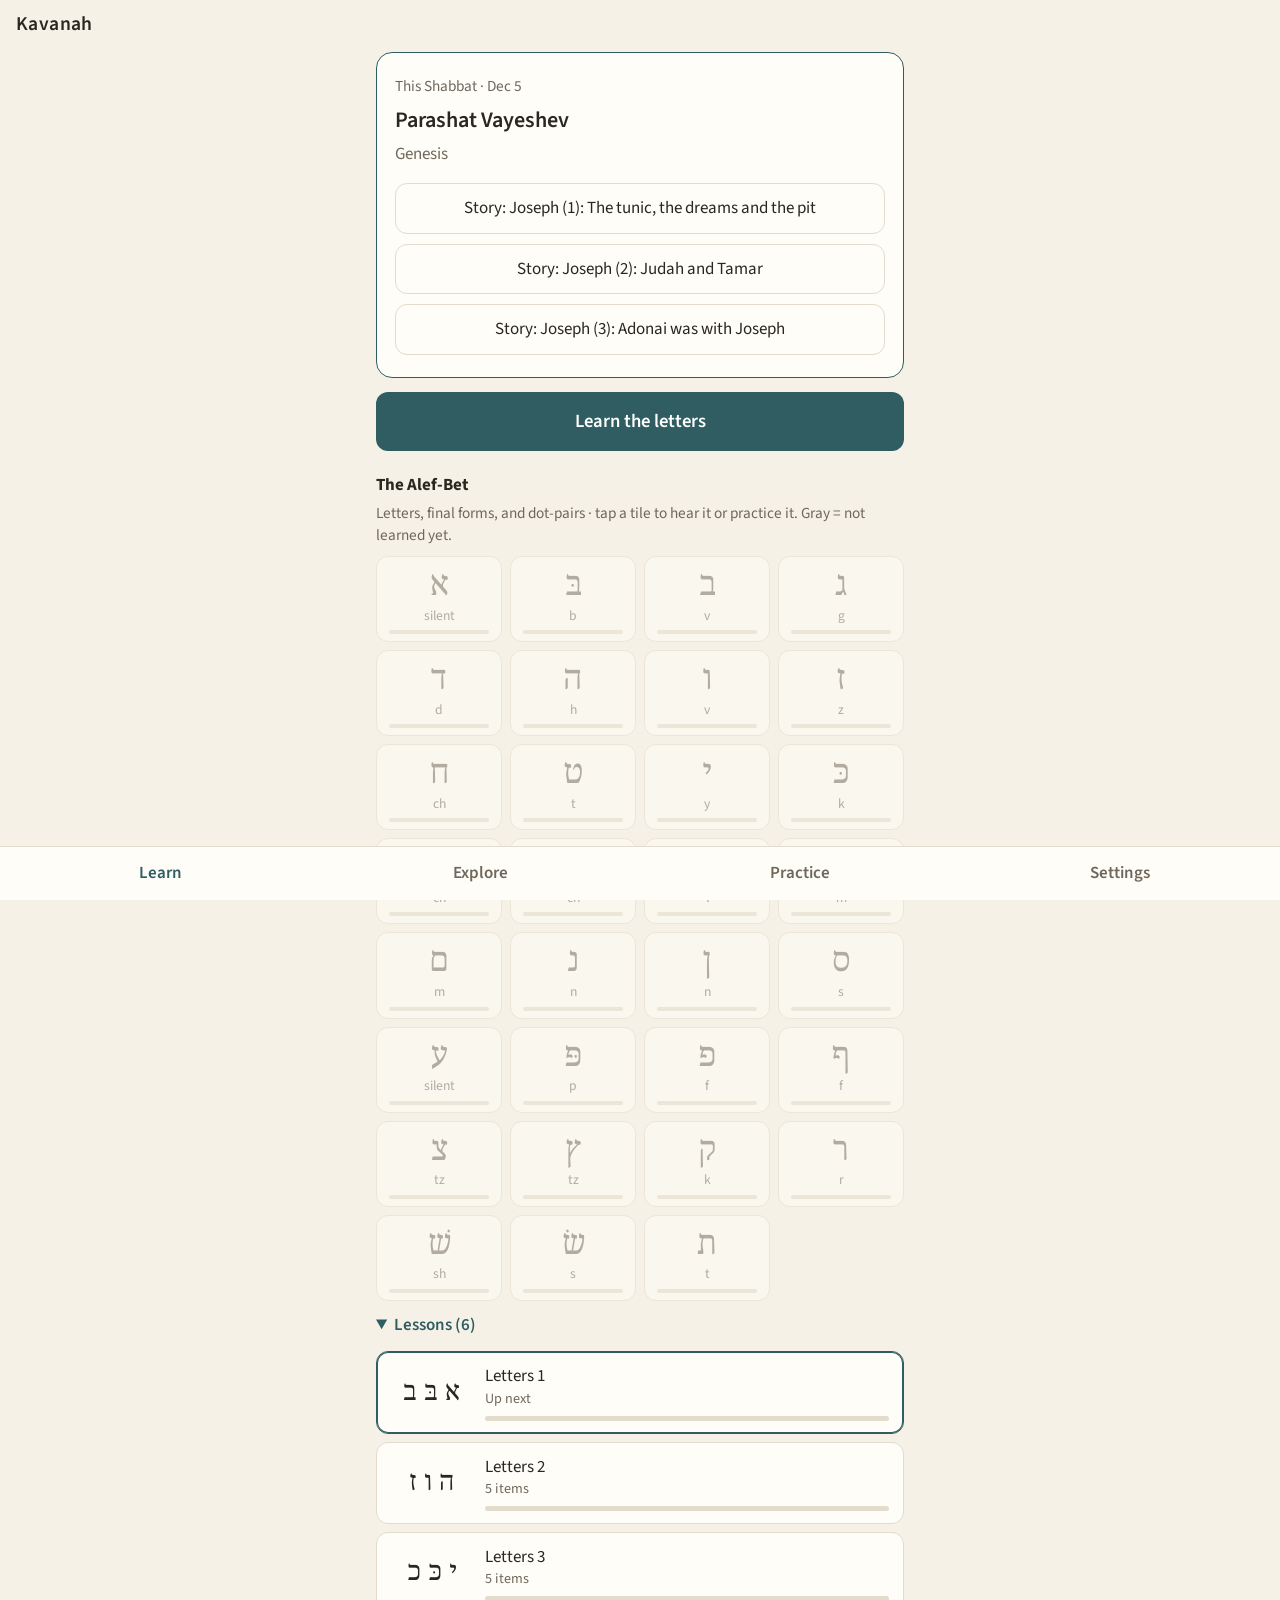
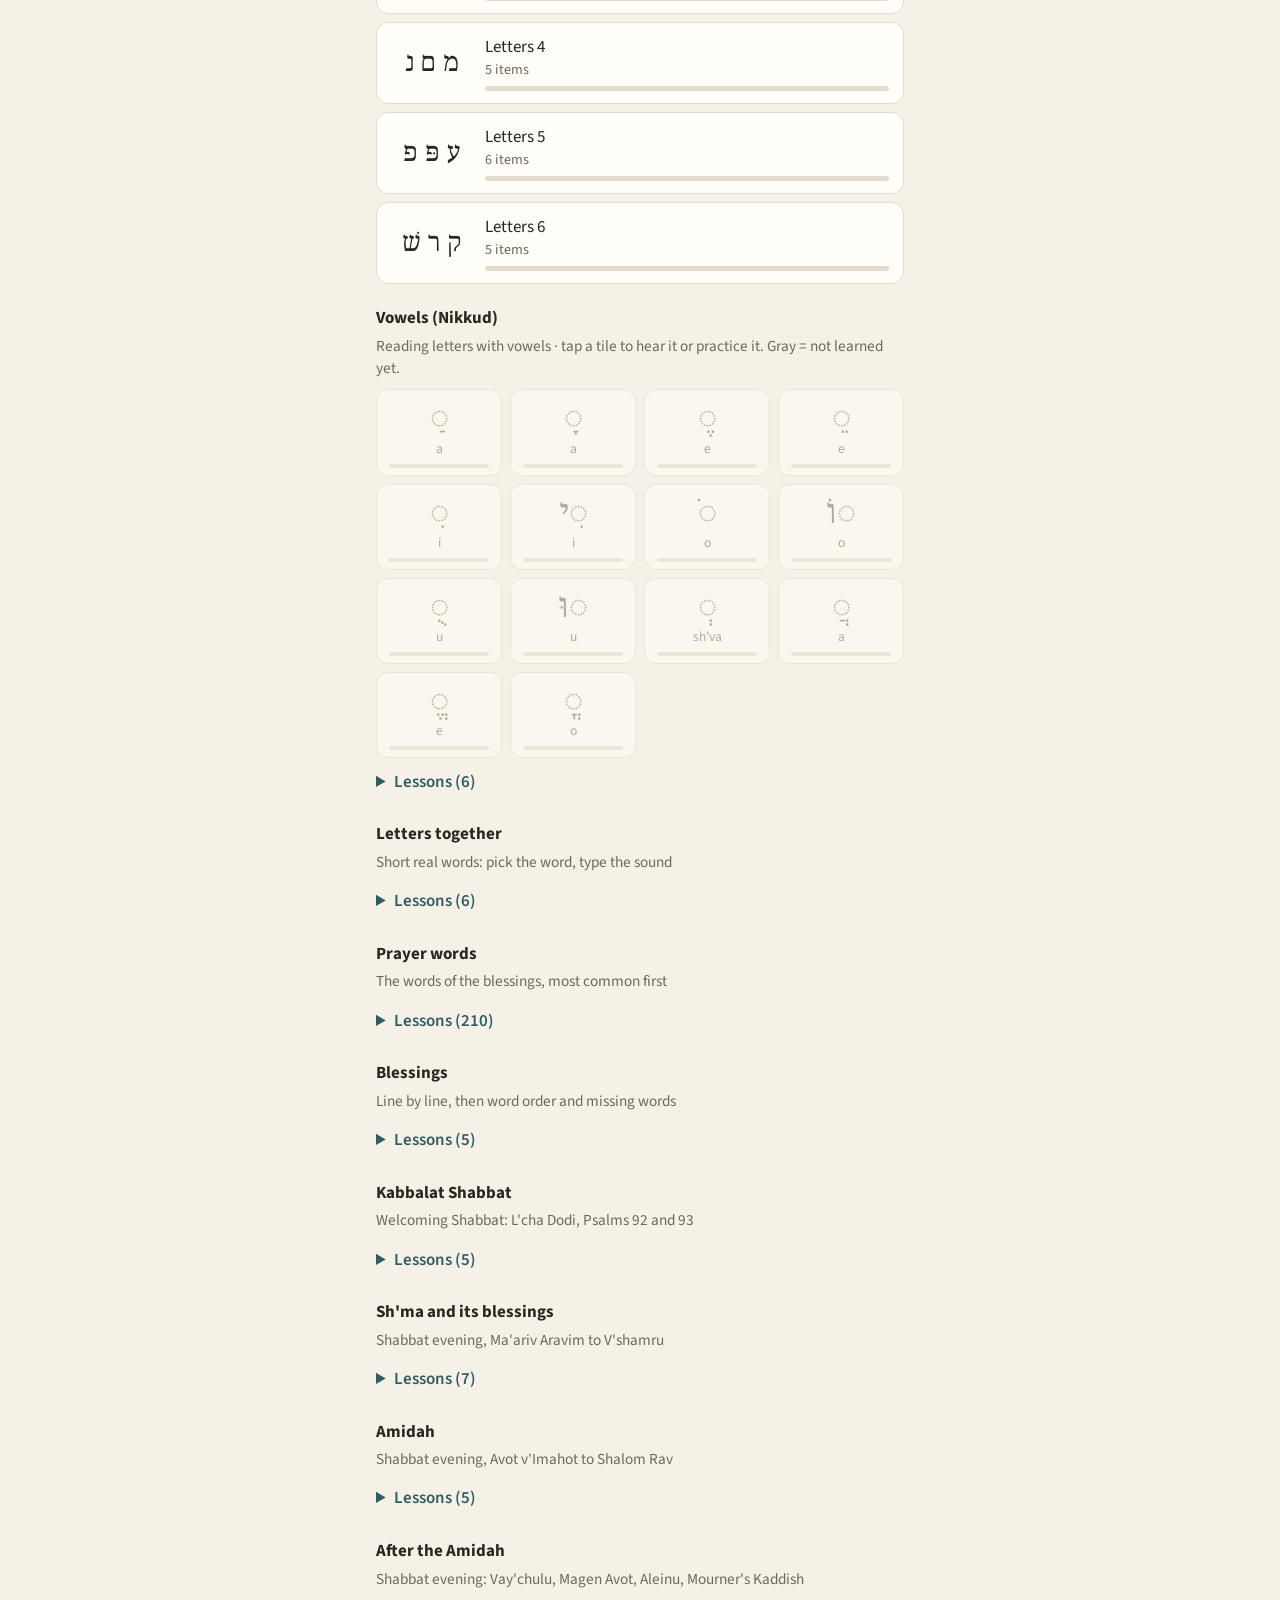
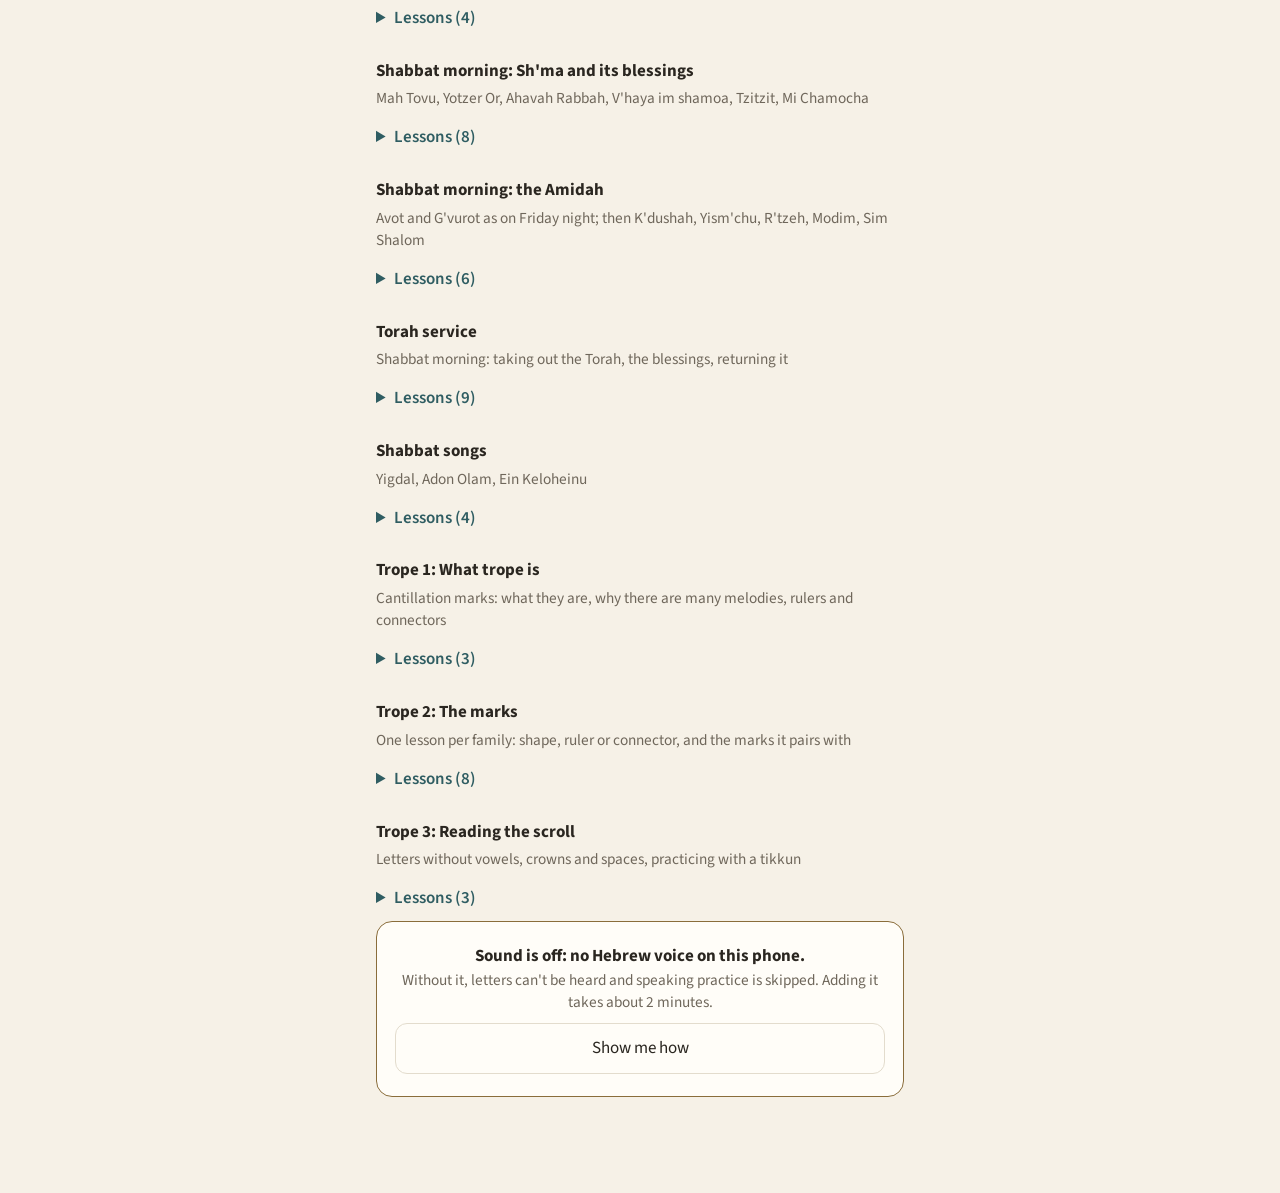
<file: index.html>
<!doctype html>
<html lang="en">
<head>
<meta charset="utf-8">
<meta name="viewport" content="width=device-width, initial-scale=1, viewport-fit=cover">
<title>Kavanah</title>
<meta name="description" content="Learn to read Hebrew prayer, step by step.">
<meta name="theme-color" content="#f6f1e7" media="(prefers-color-scheme: light)">
<meta name="theme-color" content="#1c1a17" media="(prefers-color-scheme: dark)">
<link rel="manifest" href="manifest.webmanifest">
<link rel="icon" href="icons/icon-192.png">
<link rel="apple-touch-icon" href="icons/icon-192.png">
<link rel="preconnect" href="https://fonts.googleapis.com">
<link rel="preconnect" href="https://fonts.gstatic.com" crossorigin>
<link href="https://fonts.googleapis.com/css2?family=Noto+Serif+Hebrew:wght@400;600&family=Source+Sans+3:wght@400;600&display=swap" rel="stylesheet">
<link rel="stylesheet" href="styles.css">
</head>
<body>
<header class="top">
  <button class="back" id="back" hidden aria-label="Back">&larr;</button>
  <h1 id="title">Kavanah</h1>
</header>
<main id="view" aria-live="polite"></main>
<nav class="tabs" id="tabs">
  <button data-tab="learn" class="on">Learn</button>
  <button data-tab="explore">Explore</button>
  <button data-tab="practice">Practice</button>
  <button data-tab="settings">Settings</button>
</nav>
<script src="version.js"></script>
<script src="explore.js"></script>
<script src="app.js"></script>
</body>
</html>
</file>
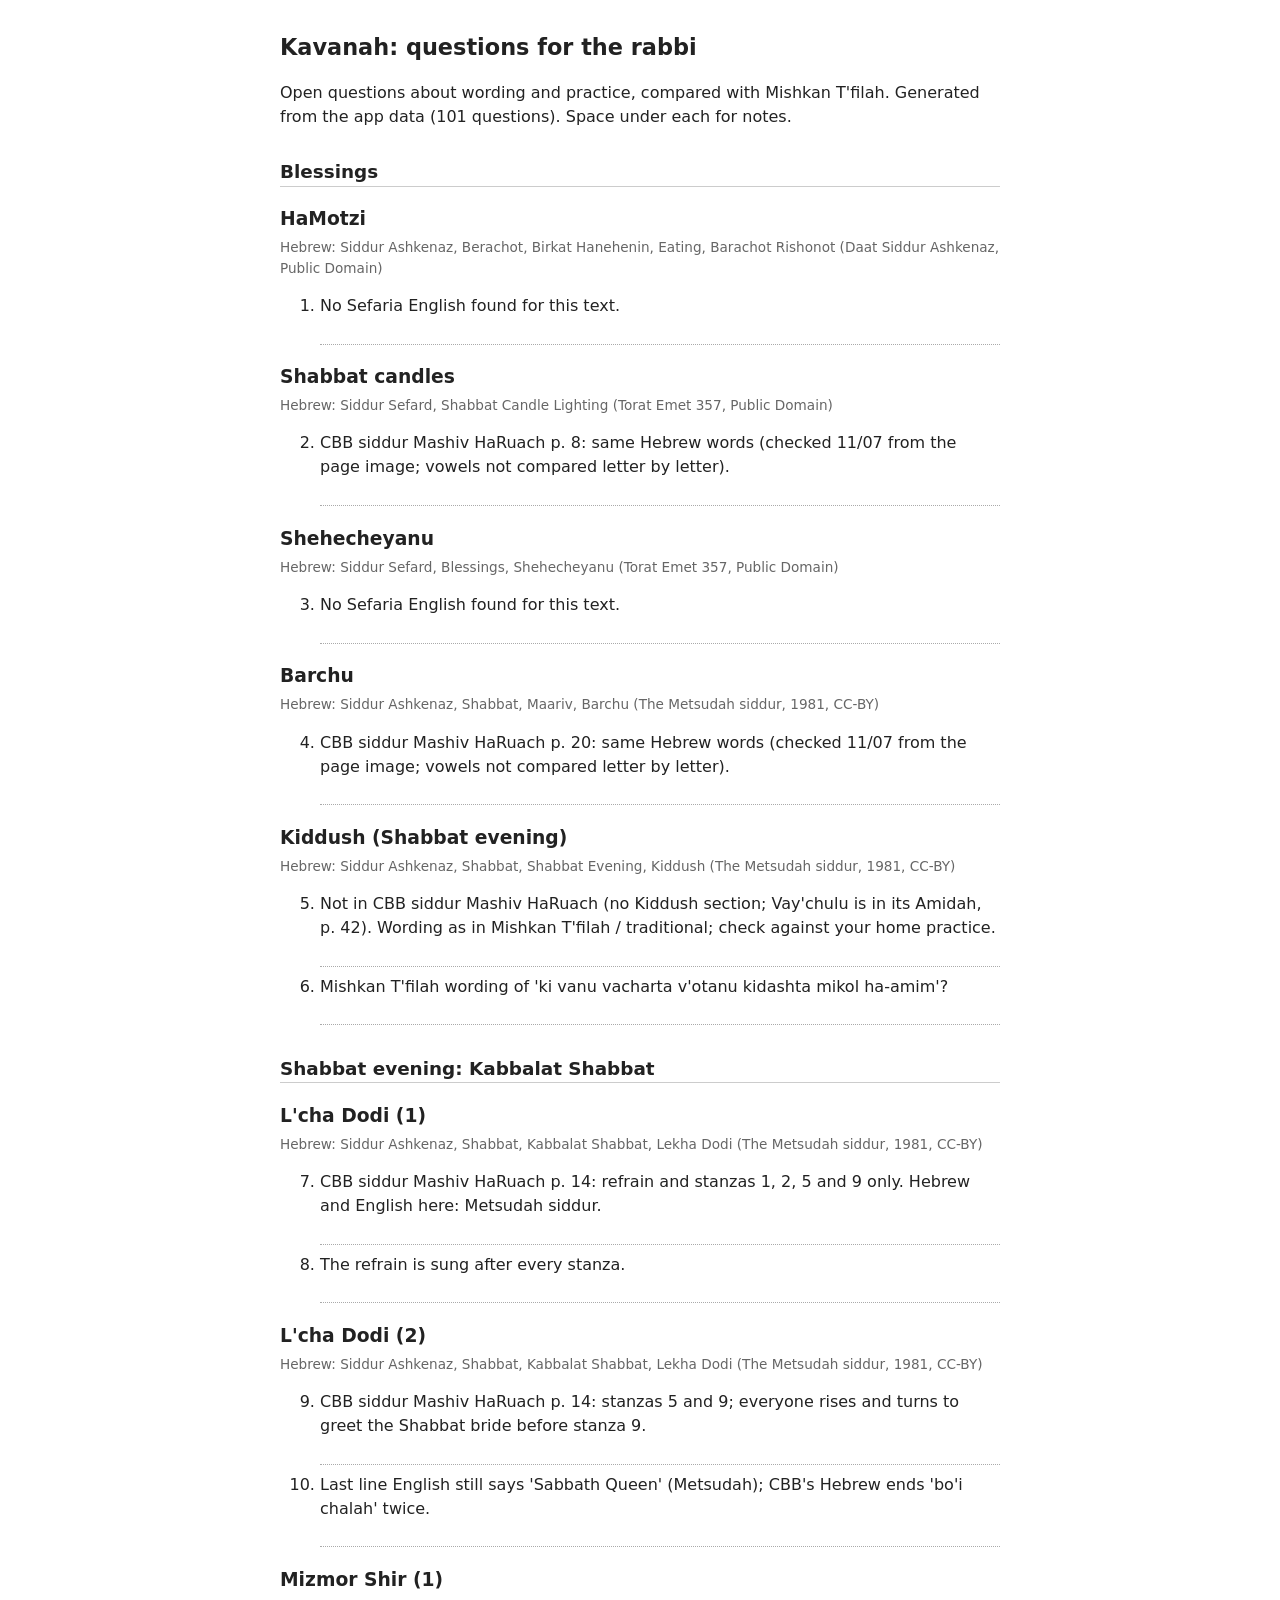
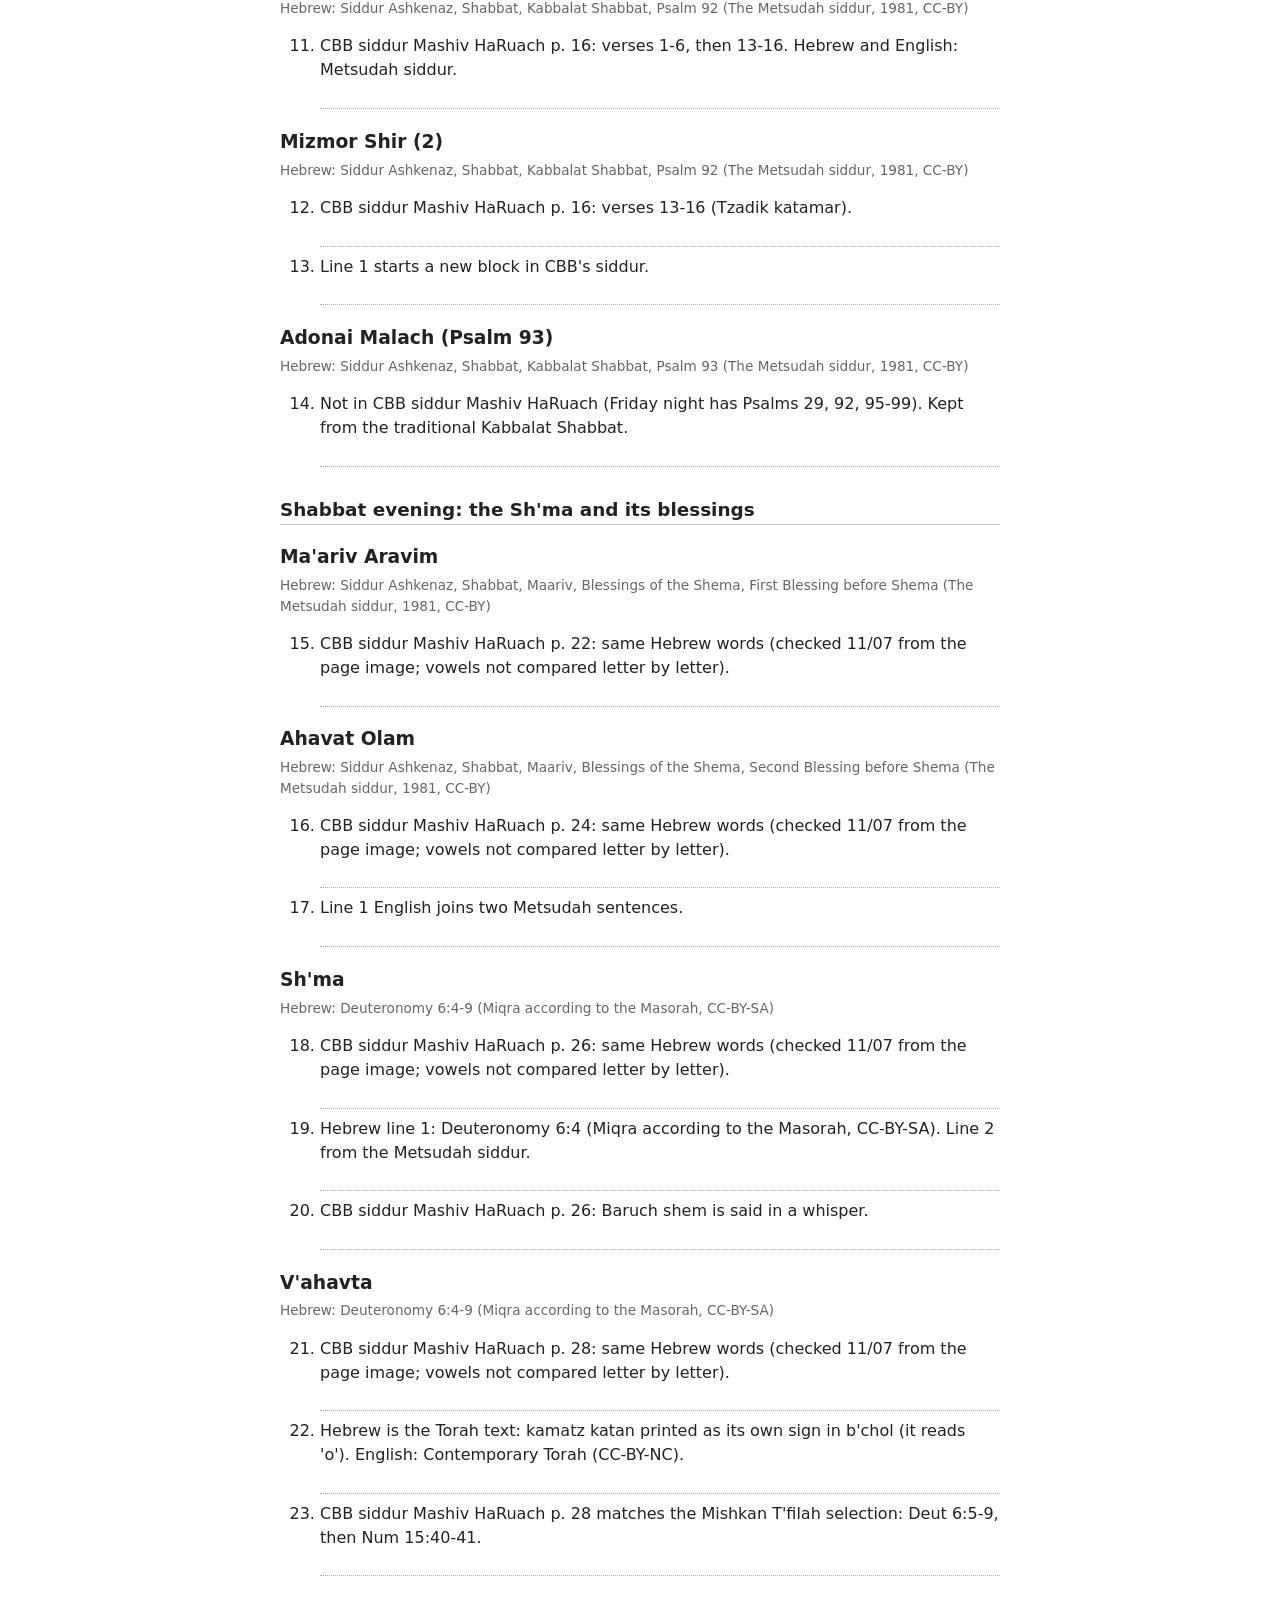
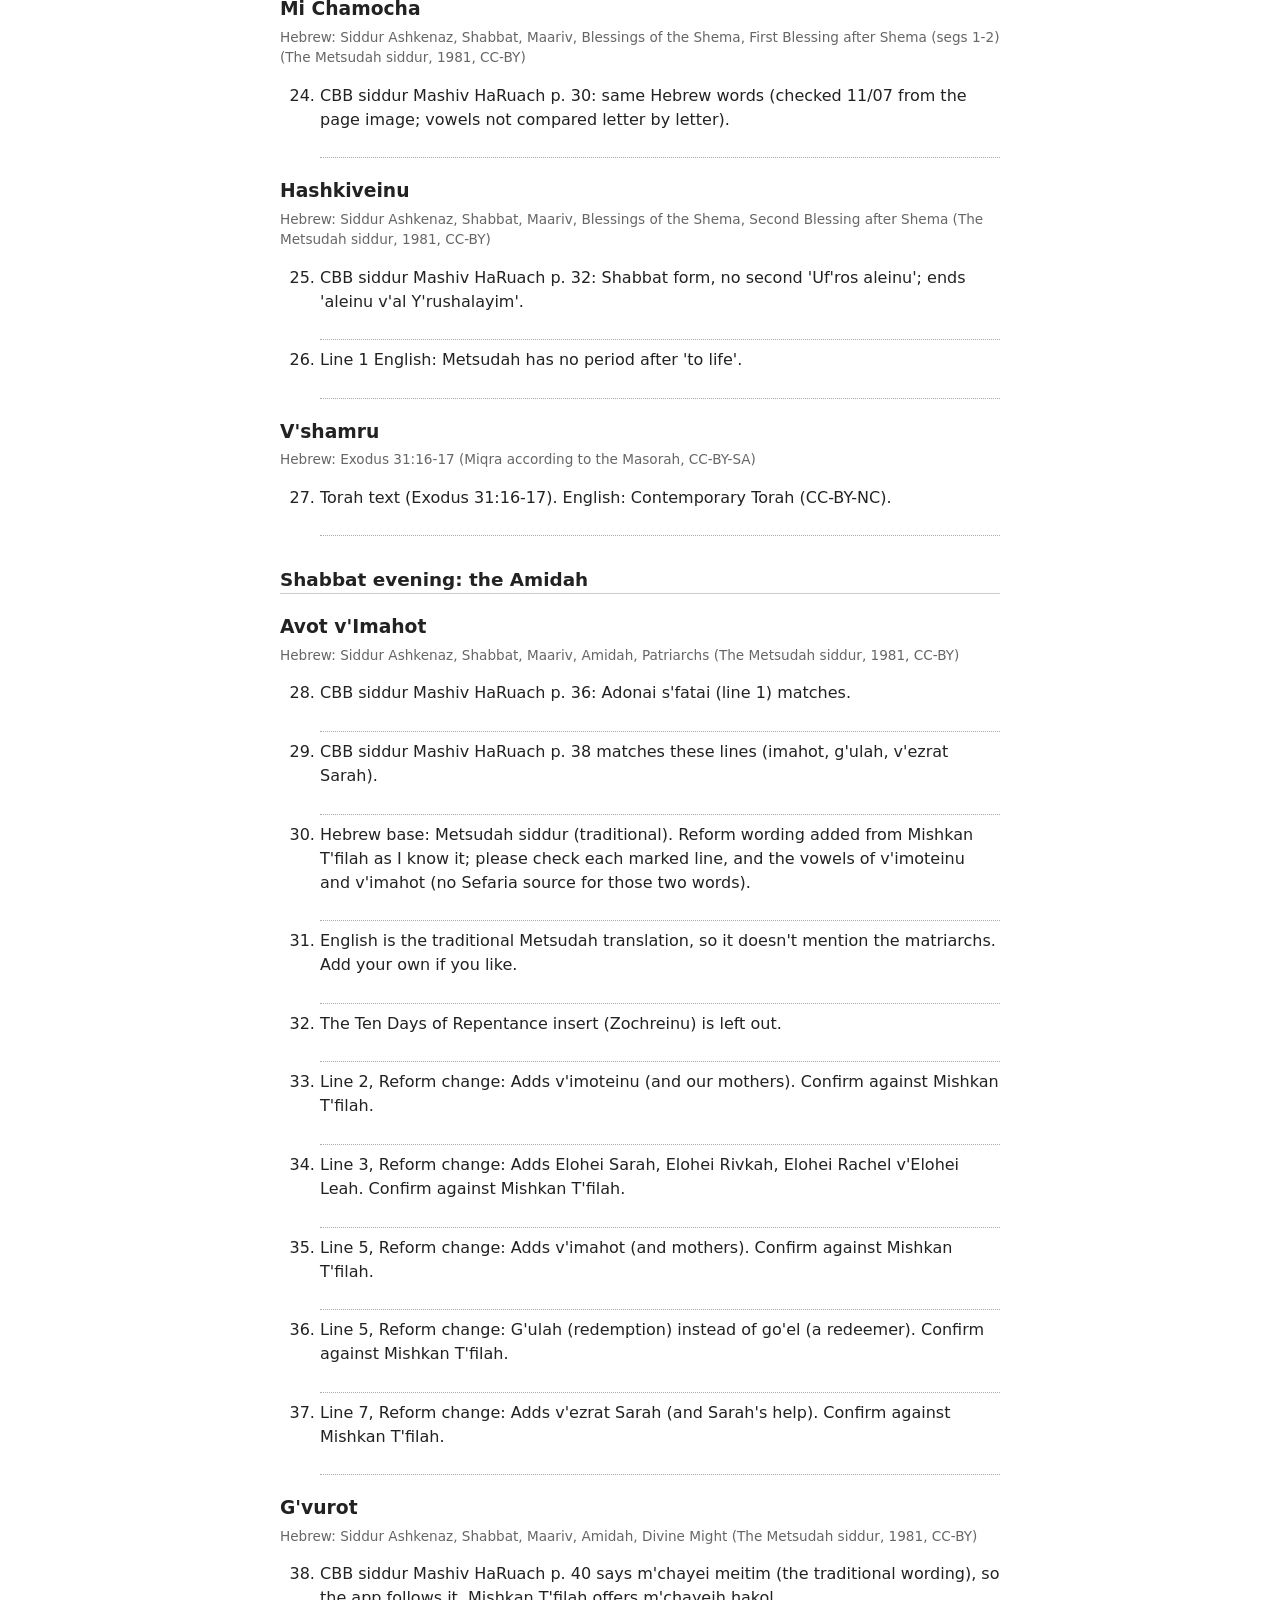
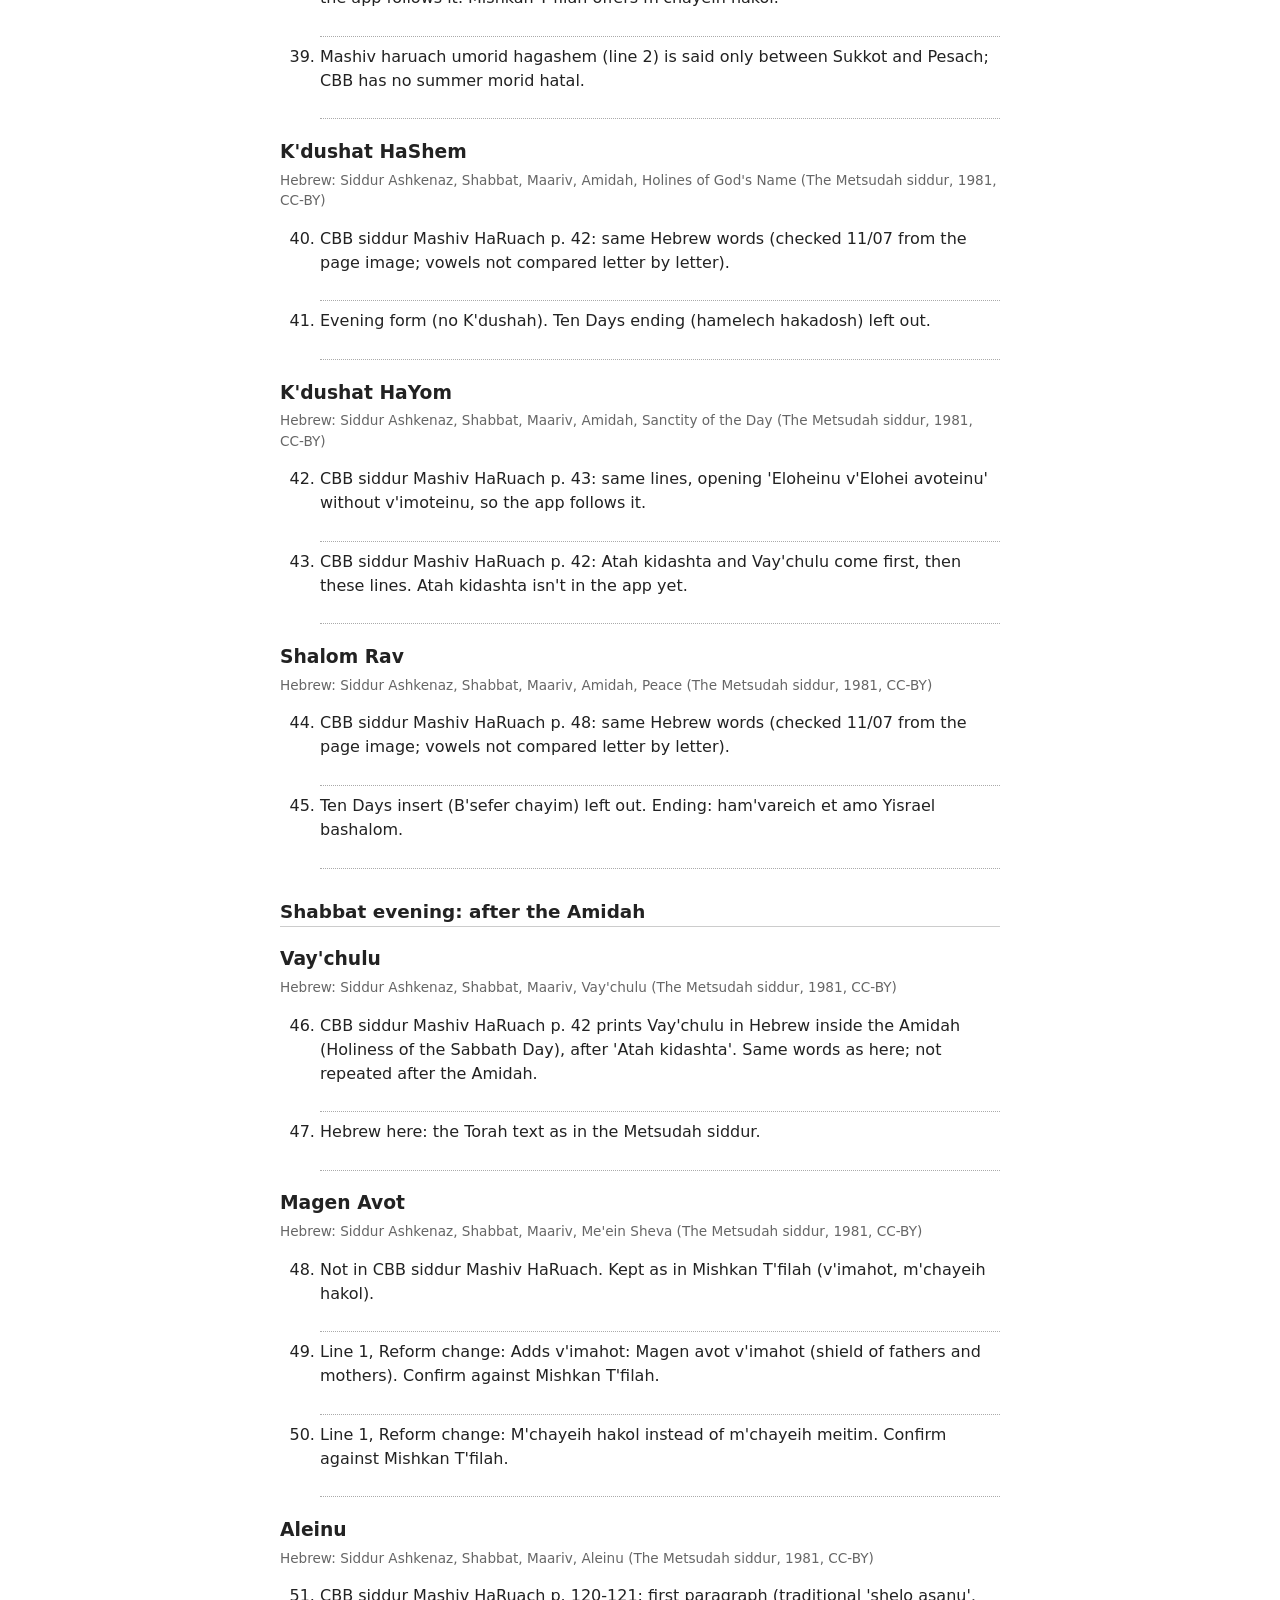
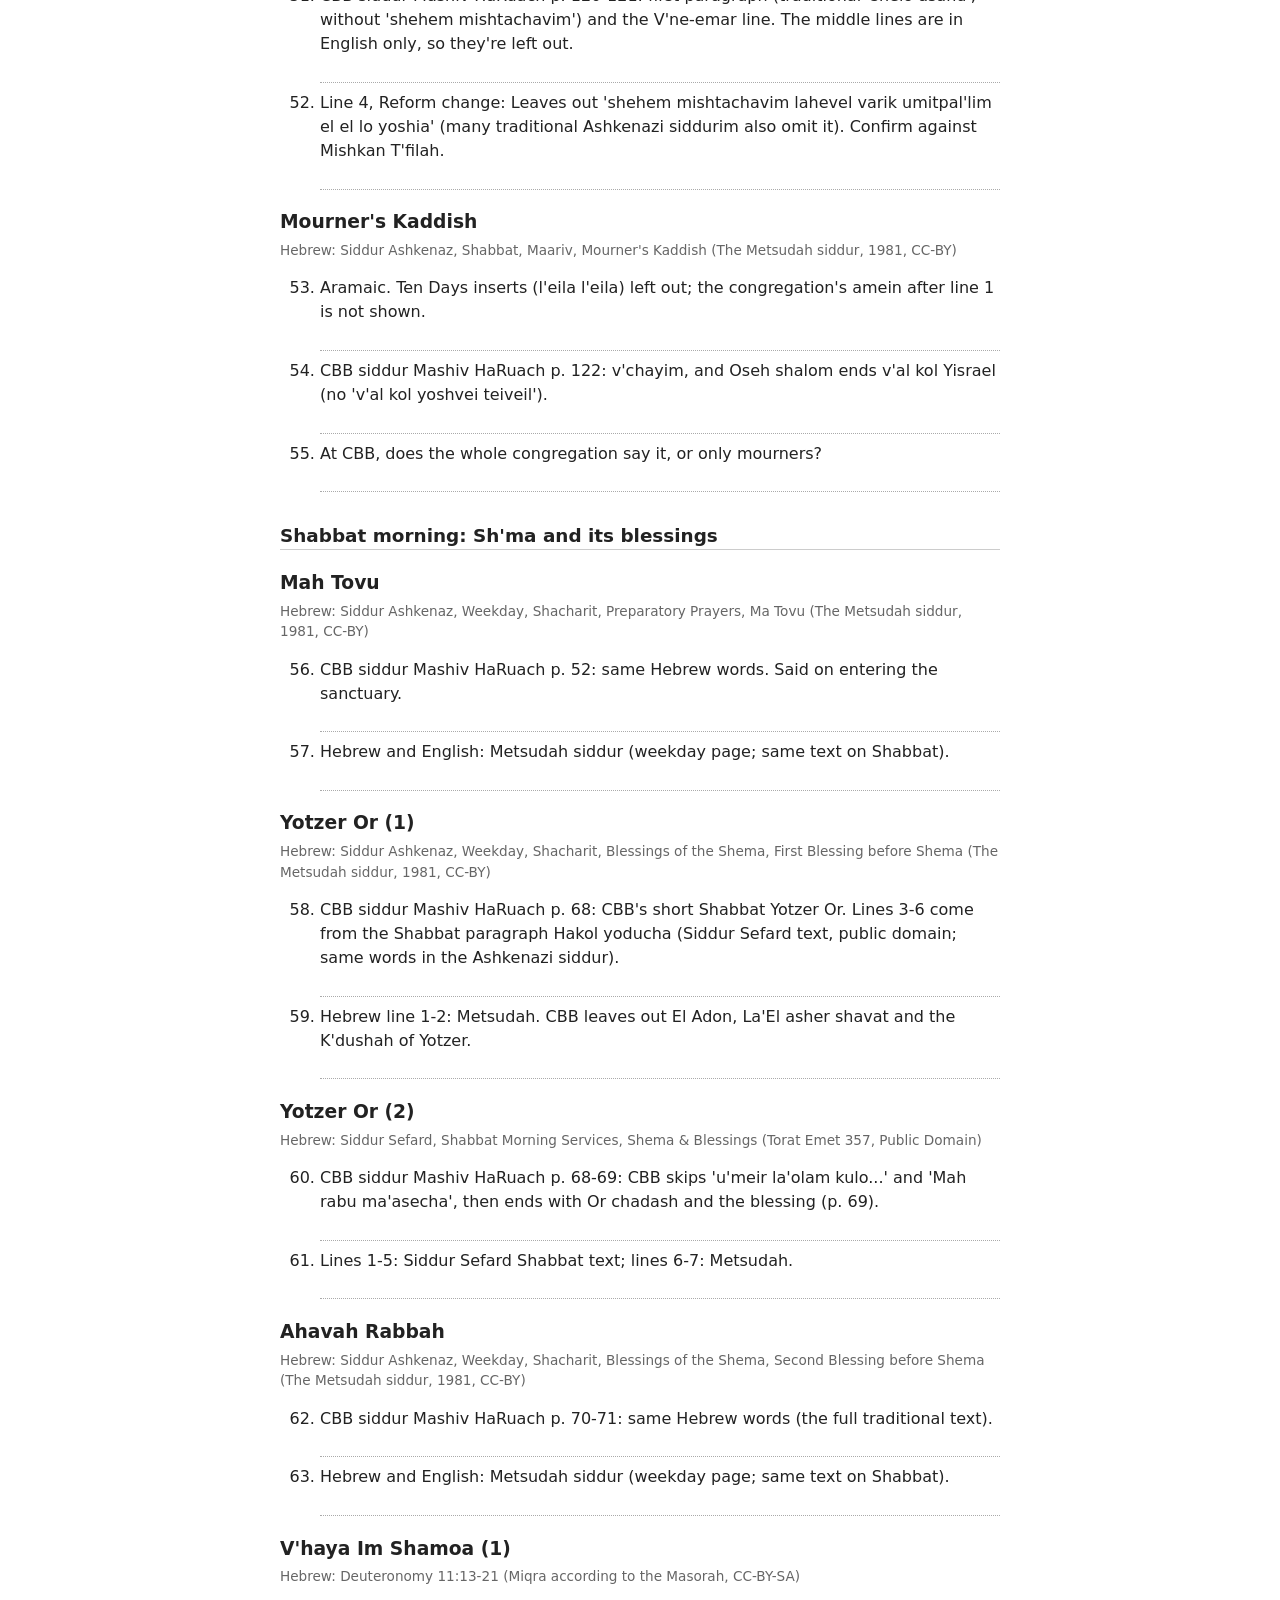
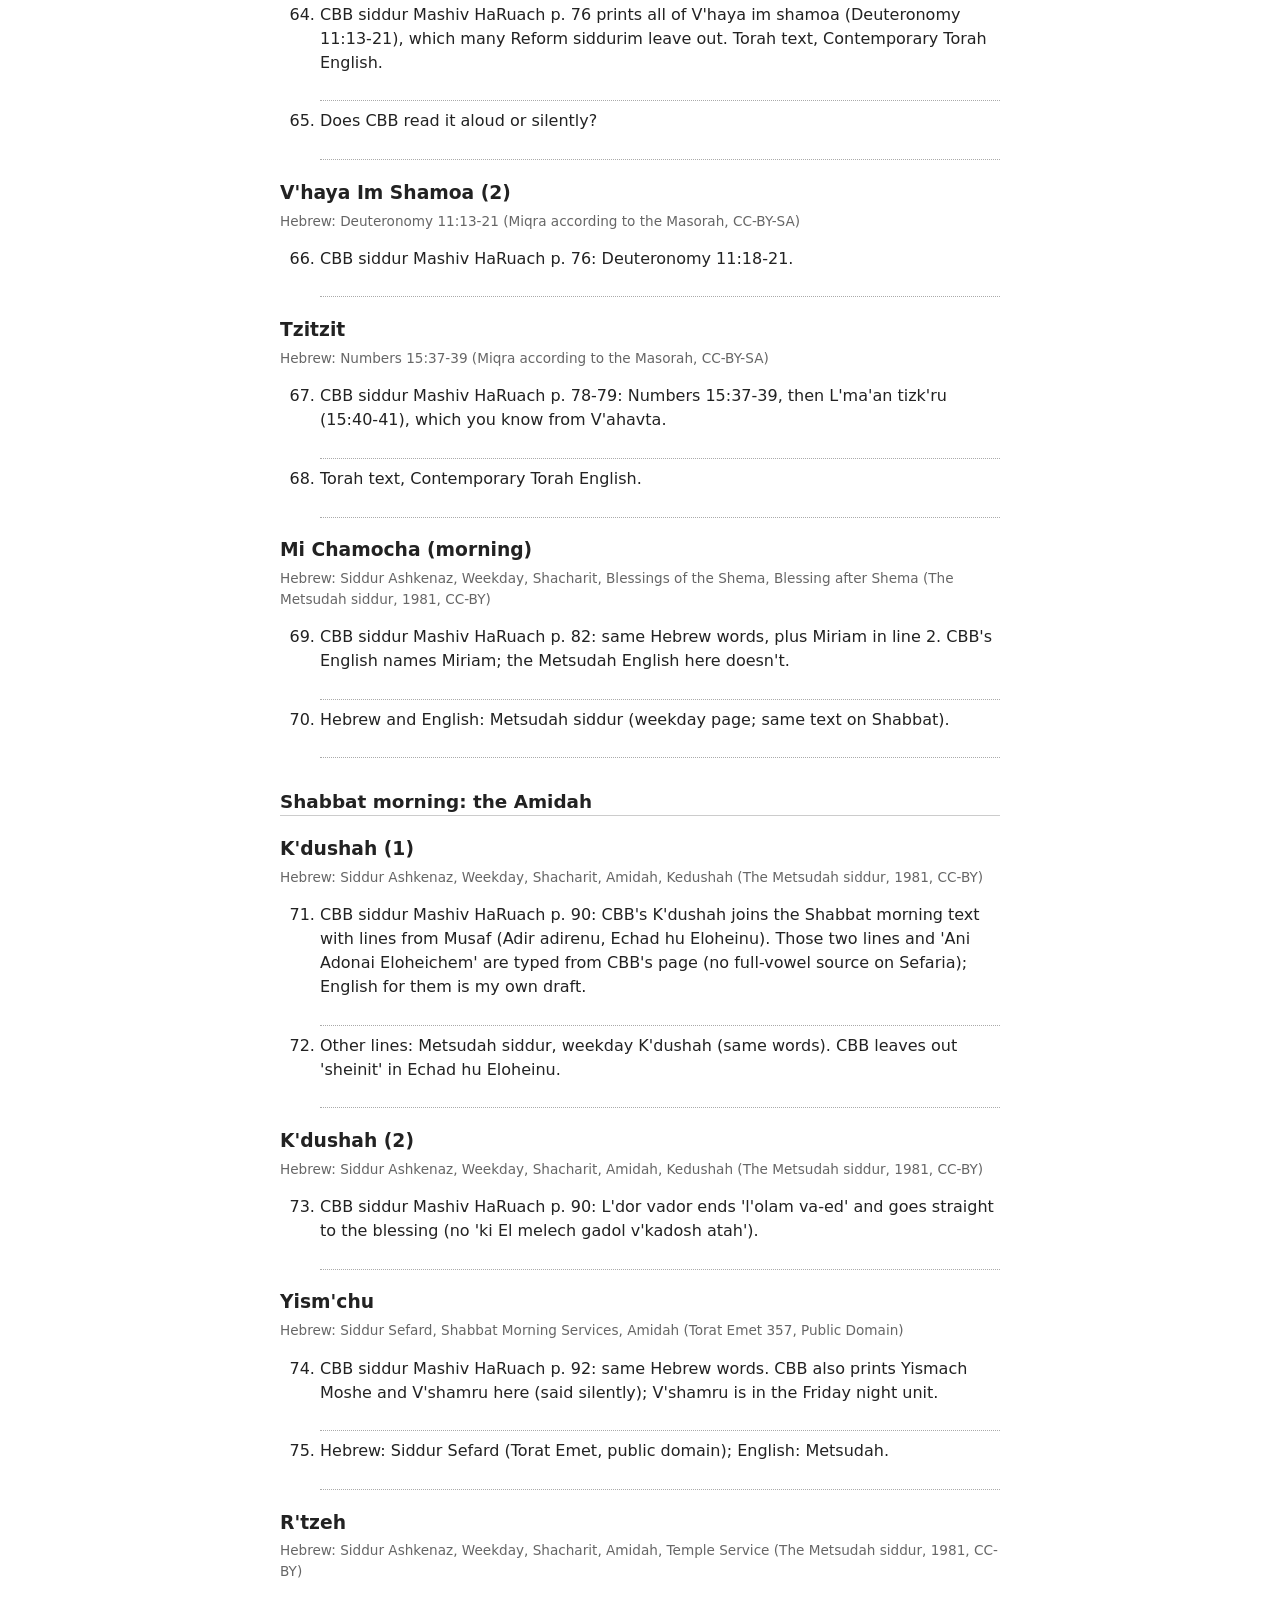
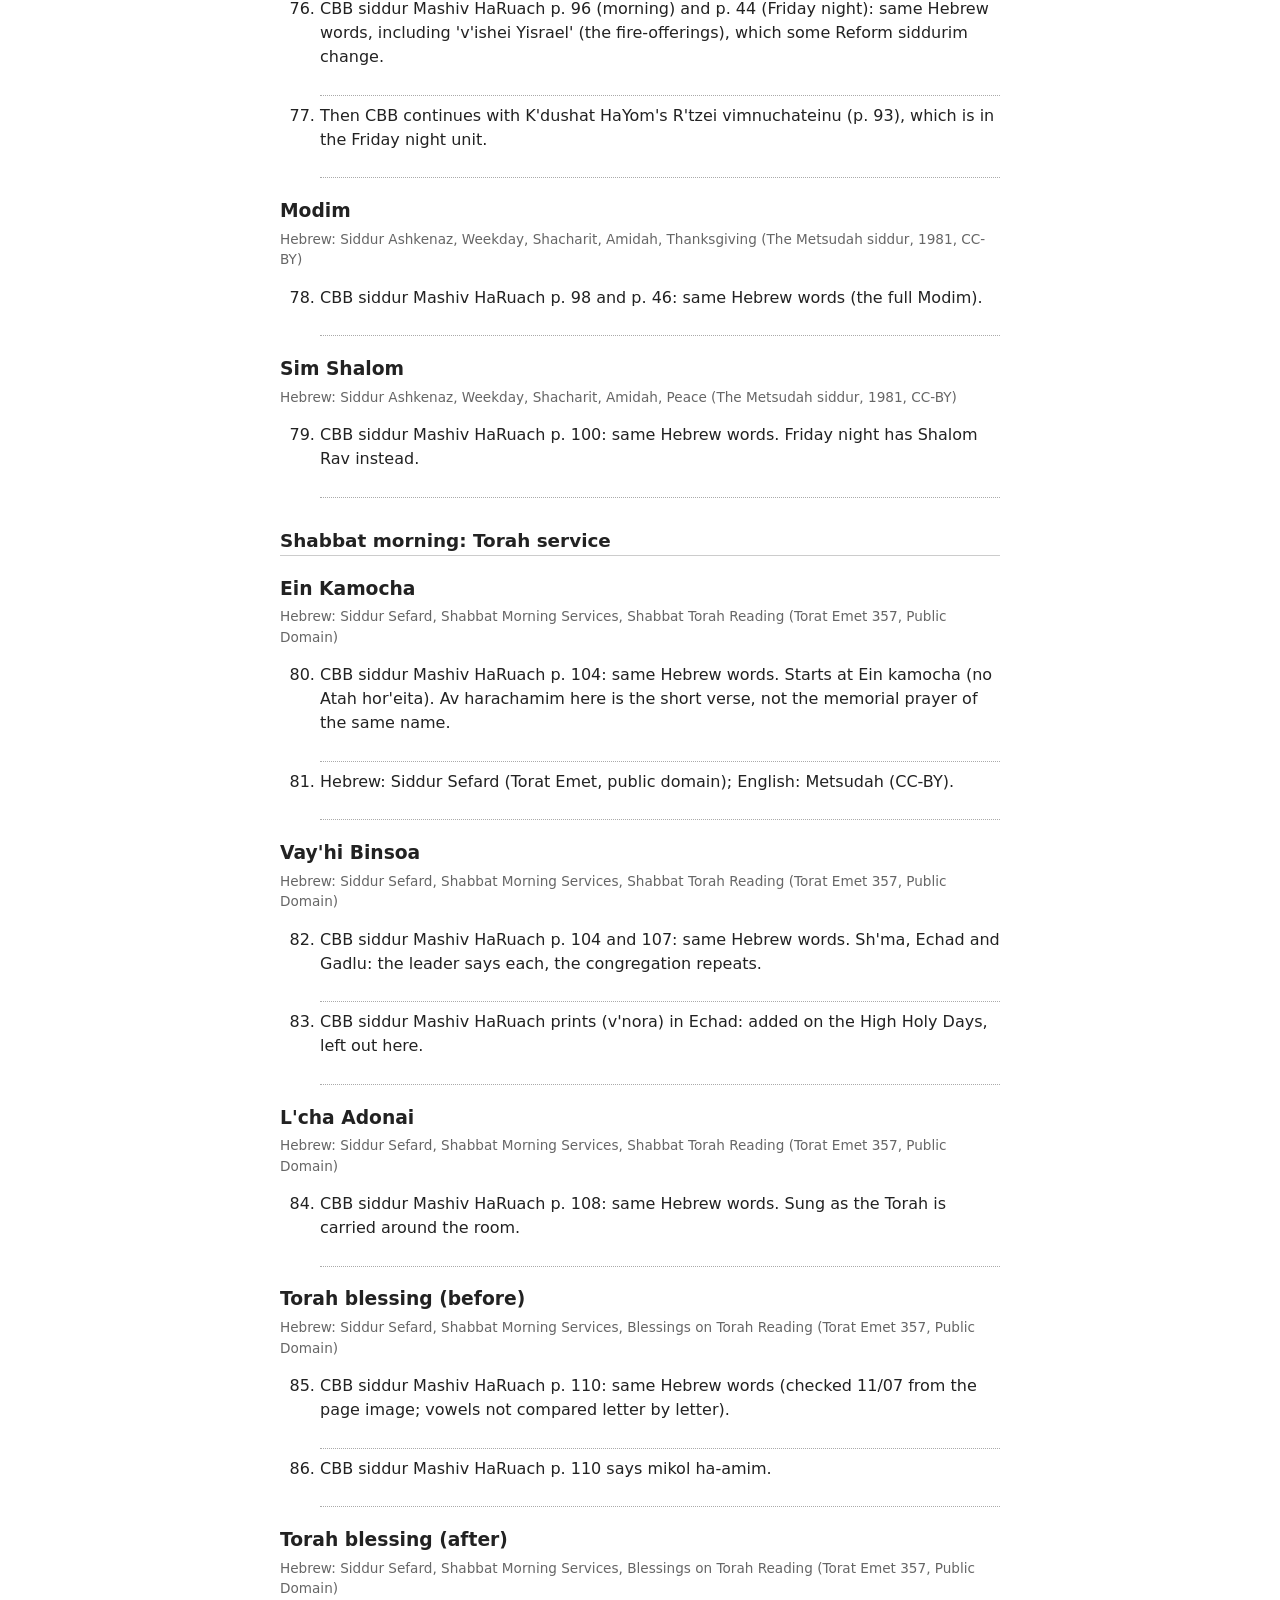
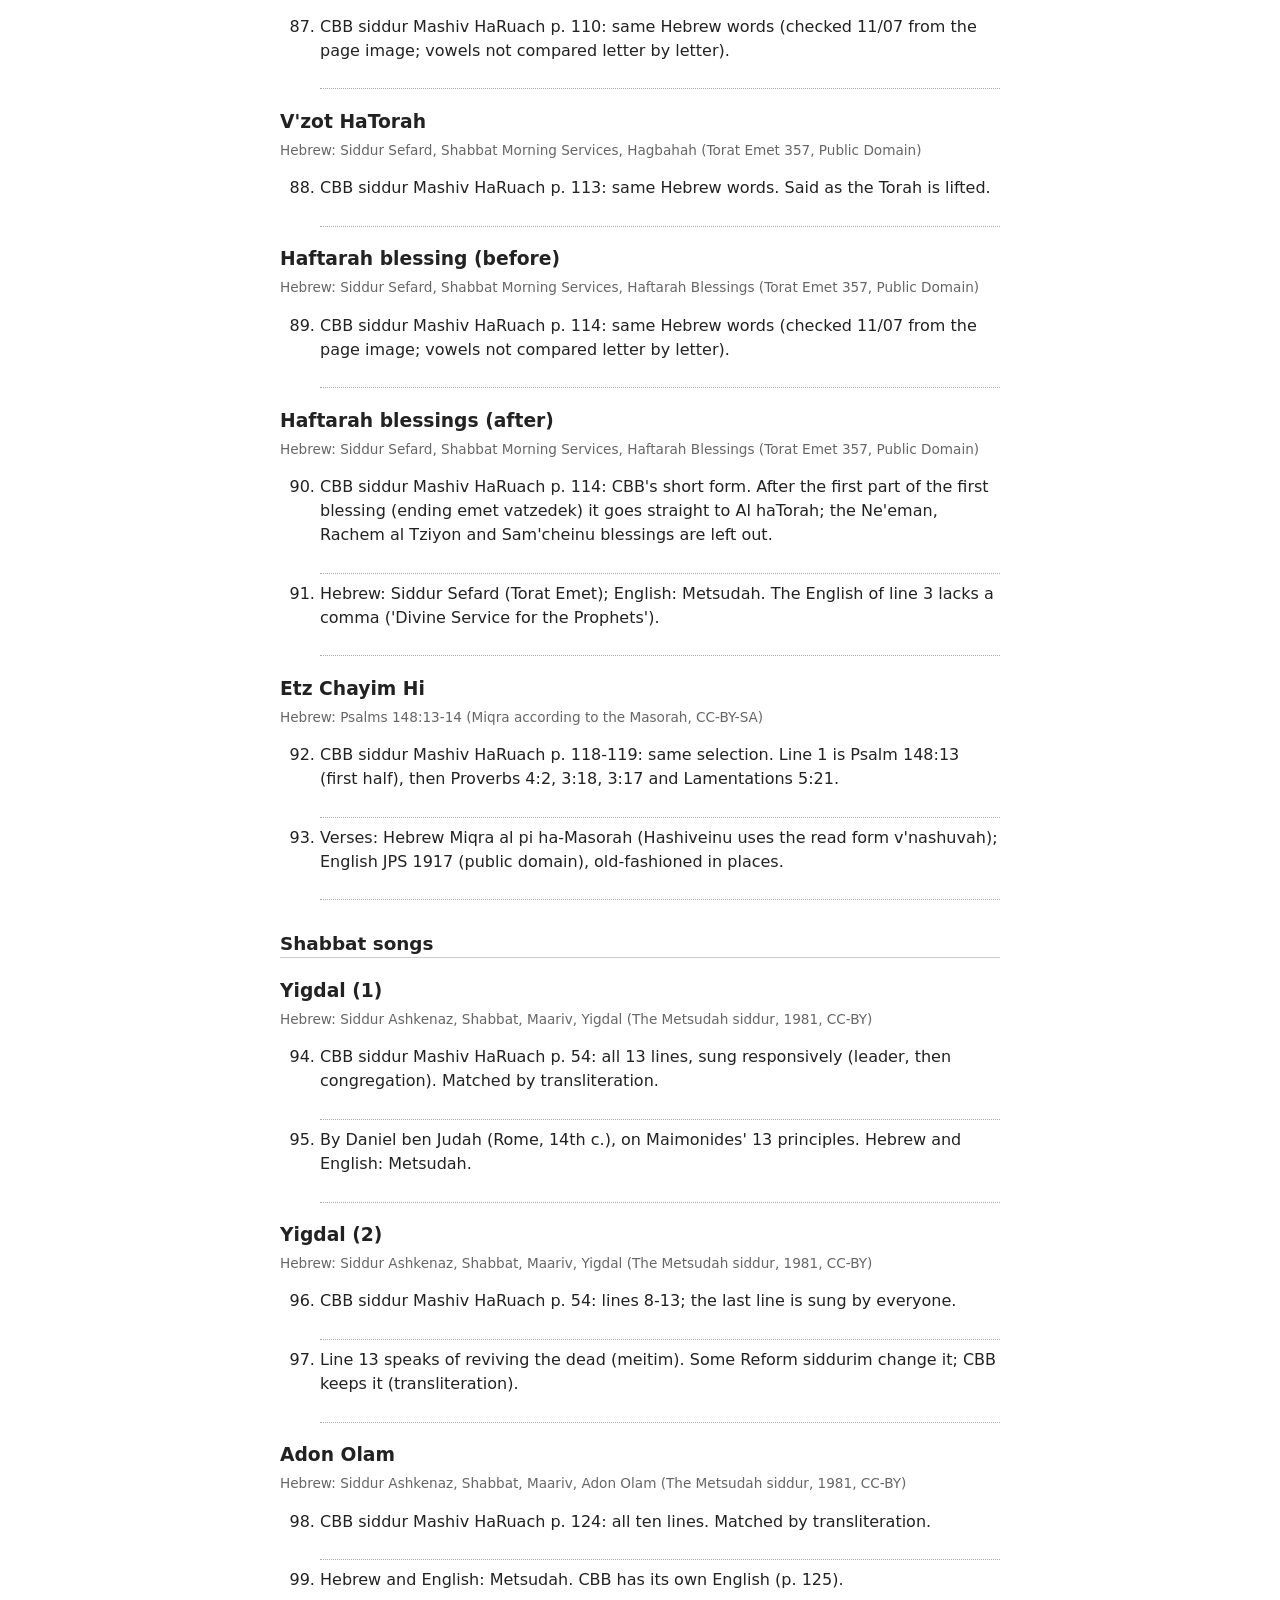
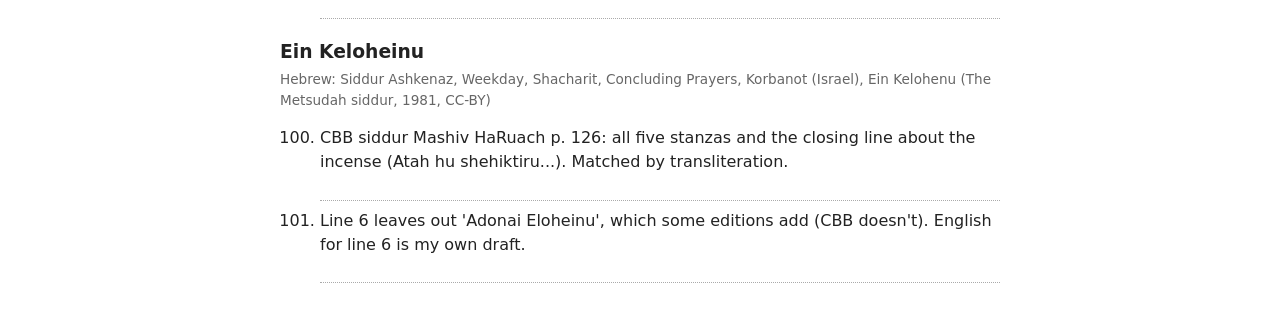
<file: questions.html>
<!doctype html><html lang="en"><head><meta charset="utf-8"><meta name="viewport" content="width=device-width,initial-scale=1">
<title>Questions for the rabbi</title><style>
body{font:16px/1.5 system-ui,sans-serif;max-width:720px;margin:0 auto;padding:16px;background:#fff;color:#222}
h1{font-size:1.4em} h2{font-size:1.15em;margin-top:1.6em;border-bottom:1px solid #ccc} h3{margin:1em 0 .2em}
.src{color:#666;font-size:.85em;margin:0} li{margin:.5em 0} .ans{border-bottom:1px dotted #aaa;height:1.6em}
@media print{.ans{height:2.2em}}</style></head><body>
<h1>Kavanah: questions for the rabbi</h1>
<p>Open questions about wording and practice, compared with Mishkan T'filah. Generated from the app data (101 questions). Space under each for notes.</p>
<h2>Blessings</h2><h3>HaMotzi</h3><p class="src">Hebrew: Siddur Ashkenaz, Berachot, Birkat Hanehenin, Eating, Barachot Rishonot (Daat Siddur Ashkenaz, Public Domain)</p><ol start="1"><li>No Sefaria English found for this text.<div class=ans></div></li></ol><h3>Shabbat candles</h3><p class="src">Hebrew: Siddur Sefard, Shabbat Candle Lighting (Torat Emet 357, Public Domain)</p><ol start="2"><li>CBB siddur Mashiv HaRuach p. 8: same Hebrew words (checked 11/07 from the page image; vowels not compared letter by letter).<div class=ans></div></li></ol><h3>Shehecheyanu</h3><p class="src">Hebrew: Siddur Sefard, Blessings, Shehecheyanu (Torat Emet 357, Public Domain)</p><ol start="3"><li>No Sefaria English found for this text.<div class=ans></div></li></ol><h3>Barchu</h3><p class="src">Hebrew: Siddur Ashkenaz, Shabbat, Maariv, Barchu (The Metsudah siddur, 1981, CC-BY)</p><ol start="4"><li>CBB siddur Mashiv HaRuach p. 20: same Hebrew words (checked 11/07 from the page image; vowels not compared letter by letter).<div class=ans></div></li></ol><h3>Kiddush (Shabbat evening)</h3><p class="src">Hebrew: Siddur Ashkenaz, Shabbat, Shabbat Evening, Kiddush (The Metsudah siddur, 1981, CC-BY)</p><ol start="5"><li>Not in CBB siddur Mashiv HaRuach (no Kiddush section; Vay&#x27;chulu is in its Amidah, p. 42). Wording as in Mishkan T&#x27;filah / traditional; check against your home practice.<div class=ans></div></li><li>Mishkan T&#x27;filah wording of &#x27;ki vanu vacharta v&#x27;otanu kidashta mikol ha-amim&#x27;?<div class=ans></div></li></ol><h2>Shabbat evening: Kabbalat Shabbat</h2><h3>L&#x27;cha Dodi (1)</h3><p class="src">Hebrew: Siddur Ashkenaz, Shabbat, Kabbalat Shabbat, Lekha Dodi (The Metsudah siddur, 1981, CC-BY)</p><ol start="7"><li>CBB siddur Mashiv HaRuach p. 14: refrain and stanzas 1, 2, 5 and 9 only. Hebrew and English here: Metsudah siddur.<div class=ans></div></li><li>The refrain is sung after every stanza.<div class=ans></div></li></ol><h3>L&#x27;cha Dodi (2)</h3><p class="src">Hebrew: Siddur Ashkenaz, Shabbat, Kabbalat Shabbat, Lekha Dodi (The Metsudah siddur, 1981, CC-BY)</p><ol start="9"><li>CBB siddur Mashiv HaRuach p. 14: stanzas 5 and 9; everyone rises and turns to greet the Shabbat bride before stanza 9.<div class=ans></div></li><li>Last line English still says &#x27;Sabbath Queen&#x27; (Metsudah); CBB&#x27;s Hebrew ends &#x27;bo&#x27;i chalah&#x27; twice.<div class=ans></div></li></ol><h3>Mizmor Shir (1)</h3><p class="src">Hebrew: Siddur Ashkenaz, Shabbat, Kabbalat Shabbat, Psalm 92 (The Metsudah siddur, 1981, CC-BY)</p><ol start="11"><li>CBB siddur Mashiv HaRuach p. 16: verses 1-6, then 13-16. Hebrew and English: Metsudah siddur.<div class=ans></div></li></ol><h3>Mizmor Shir (2)</h3><p class="src">Hebrew: Siddur Ashkenaz, Shabbat, Kabbalat Shabbat, Psalm 92 (The Metsudah siddur, 1981, CC-BY)</p><ol start="12"><li>CBB siddur Mashiv HaRuach p. 16: verses 13-16 (Tzadik katamar).<div class=ans></div></li><li>Line 1 starts a new block in CBB&#x27;s siddur.<div class=ans></div></li></ol><h3>Adonai Malach (Psalm 93)</h3><p class="src">Hebrew: Siddur Ashkenaz, Shabbat, Kabbalat Shabbat, Psalm 93 (The Metsudah siddur, 1981, CC-BY)</p><ol start="14"><li>Not in CBB siddur Mashiv HaRuach (Friday night has Psalms 29, 92, 95-99). Kept from the traditional Kabbalat Shabbat.<div class=ans></div></li></ol><h2>Shabbat evening: the Sh&#x27;ma and its blessings</h2><h3>Ma&#x27;ariv Aravim</h3><p class="src">Hebrew: Siddur Ashkenaz, Shabbat, Maariv, Blessings of the Shema, First Blessing before Shema (The Metsudah siddur, 1981, CC-BY)</p><ol start="15"><li>CBB siddur Mashiv HaRuach p. 22: same Hebrew words (checked 11/07 from the page image; vowels not compared letter by letter).<div class=ans></div></li></ol><h3>Ahavat Olam</h3><p class="src">Hebrew: Siddur Ashkenaz, Shabbat, Maariv, Blessings of the Shema, Second Blessing before Shema (The Metsudah siddur, 1981, CC-BY)</p><ol start="16"><li>CBB siddur Mashiv HaRuach p. 24: same Hebrew words (checked 11/07 from the page image; vowels not compared letter by letter).<div class=ans></div></li><li>Line 1 English joins two Metsudah sentences.<div class=ans></div></li></ol><h3>Sh&#x27;ma</h3><p class="src">Hebrew: Deuteronomy 6:4-9 (Miqra according to the Masorah, CC-BY-SA)</p><ol start="18"><li>CBB siddur Mashiv HaRuach p. 26: same Hebrew words (checked 11/07 from the page image; vowels not compared letter by letter).<div class=ans></div></li><li>Hebrew line 1: Deuteronomy 6:4 (Miqra according to the Masorah, CC-BY-SA). Line 2 from the Metsudah siddur.<div class=ans></div></li><li>CBB siddur Mashiv HaRuach p. 26: Baruch shem is said in a whisper.<div class=ans></div></li></ol><h3>V&#x27;ahavta</h3><p class="src">Hebrew: Deuteronomy 6:4-9 (Miqra according to the Masorah, CC-BY-SA)</p><ol start="21"><li>CBB siddur Mashiv HaRuach p. 28: same Hebrew words (checked 11/07 from the page image; vowels not compared letter by letter).<div class=ans></div></li><li>Hebrew is the Torah text: kamatz katan printed as its own sign in b&#x27;chol (it reads &#x27;o&#x27;). English: Contemporary Torah (CC-BY-NC).<div class=ans></div></li><li>CBB siddur Mashiv HaRuach p. 28 matches the Mishkan T&#x27;filah selection: Deut 6:5-9, then Num 15:40-41.<div class=ans></div></li></ol><h3>Mi Chamocha</h3><p class="src">Hebrew: Siddur Ashkenaz, Shabbat, Maariv, Blessings of the Shema, First Blessing after Shema (segs 1-2) (The Metsudah siddur, 1981, CC-BY)</p><ol start="24"><li>CBB siddur Mashiv HaRuach p. 30: same Hebrew words (checked 11/07 from the page image; vowels not compared letter by letter).<div class=ans></div></li></ol><h3>Hashkiveinu</h3><p class="src">Hebrew: Siddur Ashkenaz, Shabbat, Maariv, Blessings of the Shema, Second Blessing after Shema (The Metsudah siddur, 1981, CC-BY)</p><ol start="25"><li>CBB siddur Mashiv HaRuach p. 32: Shabbat form, no second &#x27;Uf&#x27;ros aleinu&#x27;; ends &#x27;aleinu v&#x27;al Y&#x27;rushalayim&#x27;.<div class=ans></div></li><li>Line 1 English: Metsudah has no period after &#x27;to life&#x27;.<div class=ans></div></li></ol><h3>V&#x27;shamru</h3><p class="src">Hebrew: Exodus 31:16-17 (Miqra according to the Masorah, CC-BY-SA)</p><ol start="27"><li>Torah text (Exodus 31:16-17). English: Contemporary Torah (CC-BY-NC).<div class=ans></div></li></ol><h2>Shabbat evening: the Amidah</h2><h3>Avot v&#x27;Imahot</h3><p class="src">Hebrew: Siddur Ashkenaz, Shabbat, Maariv, Amidah, Patriarchs (The Metsudah siddur, 1981, CC-BY)</p><ol start="28"><li>CBB siddur Mashiv HaRuach p. 36: Adonai s&#x27;fatai (line 1) matches.<div class=ans></div></li><li>CBB siddur Mashiv HaRuach p. 38 matches these lines (imahot, g&#x27;ulah, v&#x27;ezrat Sarah).<div class=ans></div></li><li>Hebrew base: Metsudah siddur (traditional). Reform wording added from Mishkan T&#x27;filah as I know it; please check each marked line, and the vowels of v&#x27;imoteinu and v&#x27;imahot (no Sefaria source for those two words).<div class=ans></div></li><li>English is the traditional Metsudah translation, so it doesn&#x27;t mention the matriarchs. Add your own if you like.<div class=ans></div></li><li>The Ten Days of Repentance insert (Zochreinu) is left out.<div class=ans></div></li><li>Line 2, Reform change: Adds v&#x27;imoteinu (and our mothers). Confirm against Mishkan T&#x27;filah.<div class=ans></div></li><li>Line 3, Reform change: Adds Elohei Sarah, Elohei Rivkah, Elohei Rachel v&#x27;Elohei Leah. Confirm against Mishkan T&#x27;filah.<div class=ans></div></li><li>Line 5, Reform change: Adds v&#x27;imahot (and mothers). Confirm against Mishkan T&#x27;filah.<div class=ans></div></li><li>Line 5, Reform change: G&#x27;ulah (redemption) instead of go&#x27;el (a redeemer). Confirm against Mishkan T&#x27;filah.<div class=ans></div></li><li>Line 7, Reform change: Adds v&#x27;ezrat Sarah (and Sarah&#x27;s help). Confirm against Mishkan T&#x27;filah.<div class=ans></div></li></ol><h3>G&#x27;vurot</h3><p class="src">Hebrew: Siddur Ashkenaz, Shabbat, Maariv, Amidah, Divine Might (The Metsudah siddur, 1981, CC-BY)</p><ol start="38"><li>CBB siddur Mashiv HaRuach p. 40 says m&#x27;chayei meitim (the traditional wording), so the app follows it. Mishkan T&#x27;filah offers m&#x27;chayeih hakol.<div class=ans></div></li><li>Mashiv haruach umorid hagashem (line 2) is said only between Sukkot and Pesach; CBB has no summer morid hatal.<div class=ans></div></li></ol><h3>K&#x27;dushat HaShem</h3><p class="src">Hebrew: Siddur Ashkenaz, Shabbat, Maariv, Amidah, Holines of God&#x27;s Name (The Metsudah siddur, 1981, CC-BY)</p><ol start="40"><li>CBB siddur Mashiv HaRuach p. 42: same Hebrew words (checked 11/07 from the page image; vowels not compared letter by letter).<div class=ans></div></li><li>Evening form (no K&#x27;dushah). Ten Days ending (hamelech hakadosh) left out.<div class=ans></div></li></ol><h3>K&#x27;dushat HaYom</h3><p class="src">Hebrew: Siddur Ashkenaz, Shabbat, Maariv, Amidah, Sanctity of the Day (The Metsudah siddur, 1981, CC-BY)</p><ol start="42"><li>CBB siddur Mashiv HaRuach p. 43: same lines, opening &#x27;Eloheinu v&#x27;Elohei avoteinu&#x27; without v&#x27;imoteinu, so the app follows it.<div class=ans></div></li><li>CBB siddur Mashiv HaRuach p. 42: Atah kidashta and Vay&#x27;chulu come first, then these lines. Atah kidashta isn&#x27;t in the app yet.<div class=ans></div></li></ol><h3>Shalom Rav</h3><p class="src">Hebrew: Siddur Ashkenaz, Shabbat, Maariv, Amidah, Peace (The Metsudah siddur, 1981, CC-BY)</p><ol start="44"><li>CBB siddur Mashiv HaRuach p. 48: same Hebrew words (checked 11/07 from the page image; vowels not compared letter by letter).<div class=ans></div></li><li>Ten Days insert (B&#x27;sefer chayim) left out. Ending: ham&#x27;vareich et amo Yisrael bashalom.<div class=ans></div></li></ol><h2>Shabbat evening: after the Amidah</h2><h3>Vay&#x27;chulu</h3><p class="src">Hebrew: Siddur Ashkenaz, Shabbat, Maariv, Vay&#x27;chulu (The Metsudah siddur, 1981, CC-BY)</p><ol start="46"><li>CBB siddur Mashiv HaRuach p. 42 prints Vay&#x27;chulu in Hebrew inside the Amidah (Holiness of the Sabbath Day), after &#x27;Atah kidashta&#x27;. Same words as here; not repeated after the Amidah.<div class=ans></div></li><li>Hebrew here: the Torah text as in the Metsudah siddur.<div class=ans></div></li></ol><h3>Magen Avot</h3><p class="src">Hebrew: Siddur Ashkenaz, Shabbat, Maariv, Me&#x27;ein Sheva (The Metsudah siddur, 1981, CC-BY)</p><ol start="48"><li>Not in CBB siddur Mashiv HaRuach. Kept as in Mishkan T&#x27;filah (v&#x27;imahot, m&#x27;chayeih hakol).<div class=ans></div></li><li>Line 1, Reform change: Adds v&#x27;imahot: Magen avot v&#x27;imahot (shield of fathers and mothers). Confirm against Mishkan T&#x27;filah.<div class=ans></div></li><li>Line 1, Reform change: M&#x27;chayeih hakol instead of m&#x27;chayeih meitim. Confirm against Mishkan T&#x27;filah.<div class=ans></div></li></ol><h3>Aleinu</h3><p class="src">Hebrew: Siddur Ashkenaz, Shabbat, Maariv, Aleinu (The Metsudah siddur, 1981, CC-BY)</p><ol start="51"><li>CBB siddur Mashiv HaRuach p. 120-121: first paragraph (traditional &#x27;shelo asanu&#x27;, without &#x27;shehem mishtachavim&#x27;) and the V&#x27;ne-emar line. The middle lines are in English only, so they&#x27;re left out.<div class=ans></div></li><li>Line 4, Reform change: Leaves out &#x27;shehem mishtachavim lahevel varik umitpal&#x27;lim el el lo yoshia&#x27; (many traditional Ashkenazi siddurim also omit it). Confirm against Mishkan T&#x27;filah.<div class=ans></div></li></ol><h3>Mourner&#x27;s Kaddish</h3><p class="src">Hebrew: Siddur Ashkenaz, Shabbat, Maariv, Mourner&#x27;s Kaddish (The Metsudah siddur, 1981, CC-BY)</p><ol start="53"><li>Aramaic. Ten Days inserts (l&#x27;eila l&#x27;eila) left out; the congregation&#x27;s amein after line 1 is not shown.<div class=ans></div></li><li>CBB siddur Mashiv HaRuach p. 122: v&#x27;chayim, and Oseh shalom ends v&#x27;al kol Yisrael (no &#x27;v&#x27;al kol yoshvei teiveil&#x27;).<div class=ans></div></li><li>At CBB, does the whole congregation say it, or only mourners?<div class=ans></div></li></ol><h2>Shabbat morning: Sh&#x27;ma and its blessings</h2><h3>Mah Tovu</h3><p class="src">Hebrew: Siddur Ashkenaz, Weekday, Shacharit, Preparatory Prayers, Ma Tovu (The Metsudah siddur, 1981, CC-BY)</p><ol start="56"><li>CBB siddur Mashiv HaRuach p. 52: same Hebrew words. Said on entering the sanctuary.<div class=ans></div></li><li>Hebrew and English: Metsudah siddur (weekday page; same text on Shabbat).<div class=ans></div></li></ol><h3>Yotzer Or (1)</h3><p class="src">Hebrew: Siddur Ashkenaz, Weekday, Shacharit, Blessings of the Shema, First Blessing before Shema (The Metsudah siddur, 1981, CC-BY)</p><ol start="58"><li>CBB siddur Mashiv HaRuach p. 68: CBB&#x27;s short Shabbat Yotzer Or. Lines 3-6 come from the Shabbat paragraph Hakol yoducha (Siddur Sefard text, public domain; same words in the Ashkenazi siddur).<div class=ans></div></li><li>Hebrew line 1-2: Metsudah. CBB leaves out El Adon, La&#x27;El asher shavat and the K&#x27;dushah of Yotzer.<div class=ans></div></li></ol><h3>Yotzer Or (2)</h3><p class="src">Hebrew: Siddur Sefard, Shabbat Morning Services, Shema &amp; Blessings (Torat Emet 357, Public Domain)</p><ol start="60"><li>CBB siddur Mashiv HaRuach p. 68-69: CBB skips &#x27;u&#x27;meir la&#x27;olam kulo...&#x27; and &#x27;Mah rabu ma&#x27;asecha&#x27;, then ends with Or chadash and the blessing (p. 69).<div class=ans></div></li><li>Lines 1-5: Siddur Sefard Shabbat text; lines 6-7: Metsudah.<div class=ans></div></li></ol><h3>Ahavah Rabbah</h3><p class="src">Hebrew: Siddur Ashkenaz, Weekday, Shacharit, Blessings of the Shema, Second Blessing before Shema (The Metsudah siddur, 1981, CC-BY)</p><ol start="62"><li>CBB siddur Mashiv HaRuach p. 70-71: same Hebrew words (the full traditional text).<div class=ans></div></li><li>Hebrew and English: Metsudah siddur (weekday page; same text on Shabbat).<div class=ans></div></li></ol><h3>V&#x27;haya Im Shamoa (1)</h3><p class="src">Hebrew: Deuteronomy 11:13-21 (Miqra according to the Masorah, CC-BY-SA)</p><ol start="64"><li>CBB siddur Mashiv HaRuach p. 76 prints all of V&#x27;haya im shamoa (Deuteronomy 11:13-21), which many Reform siddurim leave out. Torah text, Contemporary Torah English.<div class=ans></div></li><li>Does CBB read it aloud or silently?<div class=ans></div></li></ol><h3>V&#x27;haya Im Shamoa (2)</h3><p class="src">Hebrew: Deuteronomy 11:13-21 (Miqra according to the Masorah, CC-BY-SA)</p><ol start="66"><li>CBB siddur Mashiv HaRuach p. 76: Deuteronomy 11:18-21.<div class=ans></div></li></ol><h3>Tzitzit</h3><p class="src">Hebrew: Numbers 15:37-39 (Miqra according to the Masorah, CC-BY-SA)</p><ol start="67"><li>CBB siddur Mashiv HaRuach p. 78-79: Numbers 15:37-39, then L&#x27;ma&#x27;an tizk&#x27;ru (15:40-41), which you know from V&#x27;ahavta.<div class=ans></div></li><li>Torah text, Contemporary Torah English.<div class=ans></div></li></ol><h3>Mi Chamocha (morning)</h3><p class="src">Hebrew: Siddur Ashkenaz, Weekday, Shacharit, Blessings of the Shema, Blessing after Shema (The Metsudah siddur, 1981, CC-BY)</p><ol start="69"><li>CBB siddur Mashiv HaRuach p. 82: same Hebrew words, plus Miriam in line 2. CBB&#x27;s English names Miriam; the Metsudah English here doesn&#x27;t.<div class=ans></div></li><li>Hebrew and English: Metsudah siddur (weekday page; same text on Shabbat).<div class=ans></div></li></ol><h2>Shabbat morning: the Amidah</h2><h3>K&#x27;dushah (1)</h3><p class="src">Hebrew: Siddur Ashkenaz, Weekday, Shacharit, Amidah, Kedushah (The Metsudah siddur, 1981, CC-BY)</p><ol start="71"><li>CBB siddur Mashiv HaRuach p. 90: CBB&#x27;s K&#x27;dushah joins the Shabbat morning text with lines from Musaf (Adir adirenu, Echad hu Eloheinu). Those two lines and &#x27;Ani Adonai Eloheichem&#x27; are typed from CBB&#x27;s page (no full-vowel source on Sefaria); English for them is my own draft.<div class=ans></div></li><li>Other lines: Metsudah siddur, weekday K&#x27;dushah (same words). CBB leaves out &#x27;sheinit&#x27; in Echad hu Eloheinu.<div class=ans></div></li></ol><h3>K&#x27;dushah (2)</h3><p class="src">Hebrew: Siddur Ashkenaz, Weekday, Shacharit, Amidah, Kedushah (The Metsudah siddur, 1981, CC-BY)</p><ol start="73"><li>CBB siddur Mashiv HaRuach p. 90: L&#x27;dor vador ends &#x27;l&#x27;olam va-ed&#x27; and goes straight to the blessing (no &#x27;ki El melech gadol v&#x27;kadosh atah&#x27;).<div class=ans></div></li></ol><h3>Yism&#x27;chu</h3><p class="src">Hebrew: Siddur Sefard, Shabbat Morning Services, Amidah (Torat Emet 357, Public Domain)</p><ol start="74"><li>CBB siddur Mashiv HaRuach p. 92: same Hebrew words. CBB also prints Yismach Moshe and V&#x27;shamru here (said silently); V&#x27;shamru is in the Friday night unit.<div class=ans></div></li><li>Hebrew: Siddur Sefard (Torat Emet, public domain); English: Metsudah.<div class=ans></div></li></ol><h3>R&#x27;tzeh</h3><p class="src">Hebrew: Siddur Ashkenaz, Weekday, Shacharit, Amidah, Temple Service (The Metsudah siddur, 1981, CC-BY)</p><ol start="76"><li>CBB siddur Mashiv HaRuach p. 96 (morning) and p. 44 (Friday night): same Hebrew words, including &#x27;v&#x27;ishei Yisrael&#x27; (the fire-offerings), which some Reform siddurim change.<div class=ans></div></li><li>Then CBB continues with K&#x27;dushat HaYom&#x27;s R&#x27;tzei vimnuchateinu (p. 93), which is in the Friday night unit.<div class=ans></div></li></ol><h3>Modim</h3><p class="src">Hebrew: Siddur Ashkenaz, Weekday, Shacharit, Amidah, Thanksgiving (The Metsudah siddur, 1981, CC-BY)</p><ol start="78"><li>CBB siddur Mashiv HaRuach p. 98 and p. 46: same Hebrew words (the full Modim).<div class=ans></div></li></ol><h3>Sim Shalom</h3><p class="src">Hebrew: Siddur Ashkenaz, Weekday, Shacharit, Amidah, Peace (The Metsudah siddur, 1981, CC-BY)</p><ol start="79"><li>CBB siddur Mashiv HaRuach p. 100: same Hebrew words. Friday night has Shalom Rav instead.<div class=ans></div></li></ol><h2>Shabbat morning: Torah service</h2><h3>Ein Kamocha</h3><p class="src">Hebrew: Siddur Sefard, Shabbat Morning Services, Shabbat Torah Reading (Torat Emet 357, Public Domain)</p><ol start="80"><li>CBB siddur Mashiv HaRuach p. 104: same Hebrew words. Starts at Ein kamocha (no Atah hor&#x27;eita). Av harachamim here is the short verse, not the memorial prayer of the same name.<div class=ans></div></li><li>Hebrew: Siddur Sefard (Torat Emet, public domain); English: Metsudah (CC-BY).<div class=ans></div></li></ol><h3>Vay&#x27;hi Binsoa</h3><p class="src">Hebrew: Siddur Sefard, Shabbat Morning Services, Shabbat Torah Reading (Torat Emet 357, Public Domain)</p><ol start="82"><li>CBB siddur Mashiv HaRuach p. 104 and 107: same Hebrew words. Sh&#x27;ma, Echad and Gadlu: the leader says each, the congregation repeats.<div class=ans></div></li><li>CBB siddur Mashiv HaRuach prints (v&#x27;nora) in Echad: added on the High Holy Days, left out here.<div class=ans></div></li></ol><h3>L&#x27;cha Adonai</h3><p class="src">Hebrew: Siddur Sefard, Shabbat Morning Services, Shabbat Torah Reading (Torat Emet 357, Public Domain)</p><ol start="84"><li>CBB siddur Mashiv HaRuach p. 108: same Hebrew words. Sung as the Torah is carried around the room.<div class=ans></div></li></ol><h3>Torah blessing (before)</h3><p class="src">Hebrew: Siddur Sefard, Shabbat Morning Services, Blessings on Torah Reading (Torat Emet 357, Public Domain)</p><ol start="85"><li>CBB siddur Mashiv HaRuach p. 110: same Hebrew words (checked 11/07 from the page image; vowels not compared letter by letter).<div class=ans></div></li><li>CBB siddur Mashiv HaRuach p. 110 says mikol ha-amim.<div class=ans></div></li></ol><h3>Torah blessing (after)</h3><p class="src">Hebrew: Siddur Sefard, Shabbat Morning Services, Blessings on Torah Reading (Torat Emet 357, Public Domain)</p><ol start="87"><li>CBB siddur Mashiv HaRuach p. 110: same Hebrew words (checked 11/07 from the page image; vowels not compared letter by letter).<div class=ans></div></li></ol><h3>V&#x27;zot HaTorah</h3><p class="src">Hebrew: Siddur Sefard, Shabbat Morning Services, Hagbahah (Torat Emet 357, Public Domain)</p><ol start="88"><li>CBB siddur Mashiv HaRuach p. 113: same Hebrew words. Said as the Torah is lifted.<div class=ans></div></li></ol><h3>Haftarah blessing (before)</h3><p class="src">Hebrew: Siddur Sefard, Shabbat Morning Services, Haftarah Blessings (Torat Emet 357, Public Domain)</p><ol start="89"><li>CBB siddur Mashiv HaRuach p. 114: same Hebrew words (checked 11/07 from the page image; vowels not compared letter by letter).<div class=ans></div></li></ol><h3>Haftarah blessings (after)</h3><p class="src">Hebrew: Siddur Sefard, Shabbat Morning Services, Haftarah Blessings (Torat Emet 357, Public Domain)</p><ol start="90"><li>CBB siddur Mashiv HaRuach p. 114: CBB&#x27;s short form. After the first part of the first blessing (ending emet vatzedek) it goes straight to Al haTorah; the Ne&#x27;eman, Rachem al Tziyon and Sam&#x27;cheinu blessings are left out.<div class=ans></div></li><li>Hebrew: Siddur Sefard (Torat Emet); English: Metsudah. The English of line 3 lacks a comma (&#x27;Divine Service for the Prophets&#x27;).<div class=ans></div></li></ol><h3>Etz Chayim Hi</h3><p class="src">Hebrew: Psalms 148:13-14 (Miqra according to the Masorah, CC-BY-SA)</p><ol start="92"><li>CBB siddur Mashiv HaRuach p. 118-119: same selection. Line 1 is Psalm 148:13 (first half), then Proverbs 4:2, 3:18, 3:17 and Lamentations 5:21.<div class=ans></div></li><li>Verses: Hebrew Miqra al pi ha-Masorah (Hashiveinu uses the read form v&#x27;nashuvah); English JPS 1917 (public domain), old-fashioned in places.<div class=ans></div></li></ol><h2>Shabbat songs</h2><h3>Yigdal (1)</h3><p class="src">Hebrew: Siddur Ashkenaz, Shabbat, Maariv, Yigdal (The Metsudah siddur, 1981, CC-BY)</p><ol start="94"><li>CBB siddur Mashiv HaRuach p. 54: all 13 lines, sung responsively (leader, then congregation). Matched by transliteration.<div class=ans></div></li><li>By Daniel ben Judah (Rome, 14th c.), on Maimonides&#x27; 13 principles. Hebrew and English: Metsudah.<div class=ans></div></li></ol><h3>Yigdal (2)</h3><p class="src">Hebrew: Siddur Ashkenaz, Shabbat, Maariv, Yigdal (The Metsudah siddur, 1981, CC-BY)</p><ol start="96"><li>CBB siddur Mashiv HaRuach p. 54: lines 8-13; the last line is sung by everyone.<div class=ans></div></li><li>Line 13 speaks of reviving the dead (meitim). Some Reform siddurim change it; CBB keeps it (transliteration).<div class=ans></div></li></ol><h3>Adon Olam</h3><p class="src">Hebrew: Siddur Ashkenaz, Shabbat, Maariv, Adon Olam (The Metsudah siddur, 1981, CC-BY)</p><ol start="98"><li>CBB siddur Mashiv HaRuach p. 124: all ten lines. Matched by transliteration.<div class=ans></div></li><li>Hebrew and English: Metsudah. CBB has its own English (p. 125).<div class=ans></div></li></ol><h3>Ein Keloheinu</h3><p class="src">Hebrew: Siddur Ashkenaz, Weekday, Shacharit, Concluding Prayers, Korbanot (Israel), Ein Kelohenu (The Metsudah siddur, 1981, CC-BY)</p><ol start="100"><li>CBB siddur Mashiv HaRuach p. 126: all five stanzas and the closing line about the incense (Atah hu shehiktiru...). Matched by transliteration.<div class=ans></div></li><li>Line 6 leaves out &#x27;Adonai Eloheinu&#x27;, which some editions add (CBB doesn&#x27;t). English for line 6 is my own draft.<div class=ans></div></li></ol></body></html>
</file>
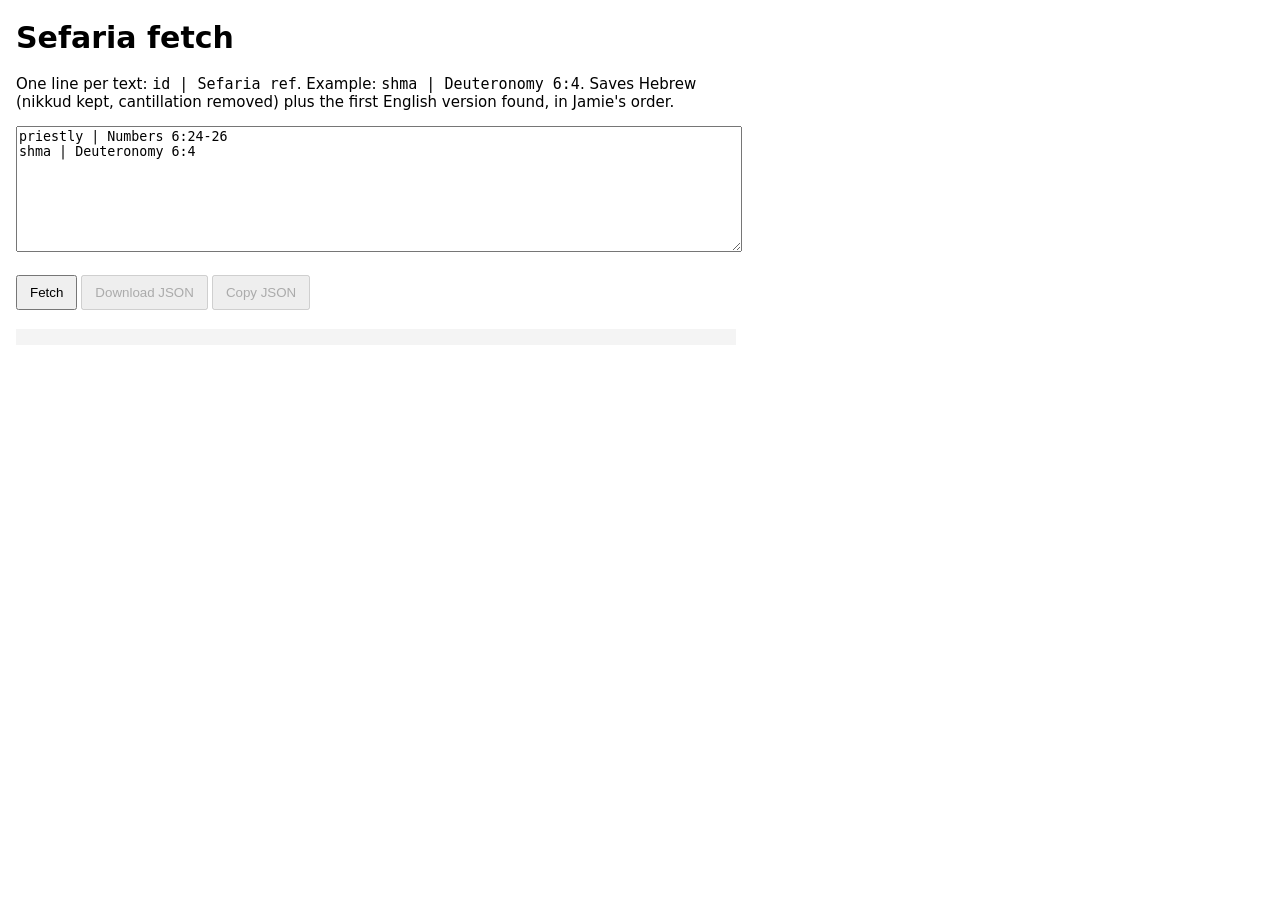
<file: tools/sefaria-fetch.html>
<!doctype html>
<html lang="en"><head><meta charset="utf-8"><meta name="viewport" content="width=device-width,initial-scale=1">
<title>Sefaria fetch</title>
<style>body{font:15px system-ui;margin:16px;max-width:720px}textarea{width:100%;height:9em}pre{white-space:pre-wrap;background:#f4f4f4;padding:8px;max-height:40vh;overflow:auto}button{margin:4px 4px 4px 0;padding:8px 12px}</style></head>
<body>
<h1>Sefaria fetch</h1>
<p>One line per text: <code>id | Sefaria ref</code>. Example: <code>shma | Deuteronomy 6:4</code>. Saves Hebrew (nikkud kept, cantillation removed) plus the first English version found, in Jamie's order.</p>
<textarea id="refs">priestly | Numbers 6:24-26
shma | Deuteronomy 6:4</textarea>
<p><button id="go">Fetch</button><button id="dl" disabled>Download JSON</button><button id="cp" disabled>Copy JSON</button></p>
<pre id="log"></pre>
<script>
// English preference (Jamie): Sim Shalom > Community > Birnbaum > Metsudah; Torah = Contemporary Torah; Psalms = JPS gender-sensitive.
const EN_PREF = [/contemporary torah/i, /gender.?sensitive/i, /sim shalom/i, /community translation/i, /birnbaum/i, /metsudah/i];
const log = (t) => (document.getElementById("log").textContent += t + "\n");
const strip = (s) => s.replace(/<[^>]+>/g, "").replace(/[֑-ֽ֯׀]/g, "").replace(/&[a-z]+;/g, " ").replace(/\{[ספ]\}/g, "").replace(/\u05C3/g, "").replace(/\s+/g, " ").trim();
const flat = (t) => (Array.isArray(t) ? t.flat(Infinity) : [t]).map(strip).filter(Boolean);
const api = (ref, v) => fetch(`https://www.sefaria.org/api/v3/texts/${encodeURIComponent(ref)}?version=${encodeURIComponent(v)}&return_format=text_only`).then((r) => r.json());
let out = {};
document.getElementById("go").onclick = async () => {
  out = { _fetched: new Date().toISOString(), _source: "sefaria.org API v3", texts: {} };
  document.getElementById("log").textContent = "";
  for (const line of document.getElementById("refs").value.split("\n")) {
    const [id, ref] = line.split("|").map((s) => s && s.trim());
    if (!id || !ref) continue;
    try {
      const he = (await api(ref, "hebrew")).versions?.[0];
      const all = await (await fetch(`https://www.sefaria.org/api/texts/versions/${encodeURIComponent(ref.split(/\s\d/)[0])}`)).json().catch(() => []);
      const ens = (Array.isArray(all) ? all : []).filter((v) => v.language === "en").map((v) => v.versionTitle);
      let enTitle = null;
      for (const re of EN_PREF) { enTitle = ens.find((t) => re.test(t)); if (enTitle) break; }
      const en = (await api(ref, enTitle ? `english|${enTitle}` : "english")).versions?.[0];
      const heLines = flat(he?.text || []);
      out.texts[id] = { ref, he: heLines, he_version: he?.versionTitle, en: flat(en?.text || []).map((t) => t.replace(/יהוה/g, "Adonai")), en_version: en?.versionTitle, en_license: en?.license || null };
      const bare = heLines.join(" ").replace(/[^א-תְ-ׇ ]/g, "");
      const unpointed = bare.split(" ").filter((w) => w && !/[ְ-ׇֻ]/.test(w)).length;
      log(`${id}: ${heLines.length} he lines (${he?.versionTitle}), en: ${en?.versionTitle || "none"}${unpointed ? `  ⚑ ${unpointed} words without nikkud` : ""}`);
    } catch (e) { log(`${id}: FAILED ${e.message}`); }
  }
  document.getElementById("dl").disabled = document.getElementById("cp").disabled = false;
};
const json = () => JSON.stringify(out, null, 1);
document.getElementById("dl").onclick = () => { const a = document.createElement("a"); a.href = URL.createObjectURL(new Blob([json()], { type: "application/json" })); a.download = "sefaria-texts.json"; a.click(); };
document.getElementById("cp").onclick = () => navigator.clipboard.writeText(json()).then(() => log("Copied."));
</script></body></html>
</file>
<file: styles.css>
[hidden] { display: none !important; }
:root {
  --bg: #f6f1e7; --card: #fffdf8; --ink: #2a2620; --muted: #6f675b; --line: #e3dccd;
  --accent: #2f5d62; --accent-ink: #fff; --good: #3f7d4e; --good-bg: #e6f1e7;
  --bad: #a4483a; --bad-bg: #f6e4e0; --hint: #8a6d3b;
  --he: "Noto Serif Hebrew", "SBL Hebrew", "Times New Roman", serif;
  --ui: "Source Sans 3", system-ui, sans-serif;
}
@media (prefers-color-scheme: dark) {
  :root {
    --bg: #1c1a17; --card: #26231f; --ink: #ece6da; --muted: #a39a8b; --line: #3a362f;
    --accent: #7fb3b8; --accent-ink: #13201f; --good: #8cc49a; --good-bg: #22352a;
    --bad: #e2998d; --bad-bg: #3e2622; --hint: #d6b679;
  }
}
* { box-sizing: border-box; }
html, body { margin: 0; background: var(--bg); color: var(--ink); font: 17px/1.45 var(--ui); }
body { min-height: 100dvh; display: flex; flex-direction: column; }
button { font: inherit; color: inherit; cursor: pointer; }
.top { display: flex; align-items: center; gap: 8px; padding: calc(env(safe-area-inset-top) + 10px) 16px 10px; }
.top h1 { font-size: 1.15rem; margin: 0; font-weight: 600; letter-spacing: .02em; }
.back { background: none; border: 0; font-size: 1.4rem; padding: 4px 8px 4px 0; }
main { flex: 1; padding: 4px 16px 96px; max-width: 560px; width: 100%; margin: 0 auto; }
.tabs { position: fixed; bottom: 0; left: 0; right: 0; display: flex; background: var(--card);
  border-top: 1px solid var(--line); padding-bottom: env(safe-area-inset-bottom); }
.tabs button { flex: 1; background: none; border: 0; padding: 14px 0; color: var(--muted); font-weight: 600; }
.tabs button.on { color: var(--accent); }
body.in-lesson .tabs { display: none; }

h2 { font-size: 1rem; margin: 22px 0 4px; }
.sub { color: var(--muted); font-size: .9rem; margin: 0 0 10px; }
.lesson { display: flex; align-items: center; gap: 12px; width: 100%; text-align: left; background: var(--card);
  border: 1px solid var(--line); border-radius: 12px; padding: 12px 14px; margin: 8px 0; }
.lesson .he { font-family: var(--he); font-size: 1.5rem; min-width: 3.2em; text-align: center; direction: rtl; }
.lesson .meta { flex: 1; }
.lesson .meta small { display: block; color: var(--muted); }
.lesson.next { border-color: var(--accent); box-shadow: 0 0 0 1px var(--accent) inset; }
.bar { height: 5px; background: var(--line); border-radius: 3px; overflow: hidden; margin-top: 6px; }
.bar i { display: block; height: 100%; background: var(--accent); }

.progress { height: 6px; background: var(--line); border-radius: 3px; overflow: hidden; margin: 6px 0 18px; }
.progress i { display: block; height: 100%; background: var(--accent); transition: width .3s; }
.card { background: var(--card); border: 1px solid var(--line); border-radius: 16px; padding: 22px 18px; text-align: center; }
.prompt-label { color: var(--muted); font-size: .9rem; margin: 0 0 6px; }
.big { font-family: var(--he); font-size: 5.2rem; line-height: 1.25; direction: rtl; margin: 4px 0; }
.big.mid { font-size: 2.2rem; font-family: var(--ui); direction: ltr; }
.name { font-size: 1.3rem; font-weight: 600; }
.note { color: var(--muted); margin-top: 6px; }
.flag { margin-top: 10px; font-size: .85rem; color: var(--hint); border-top: 1px dashed var(--line); padding-top: 8px; }

.hint { margin-top: 10px; min-height: 1.6em; color: var(--hint); transition: opacity .3s; }
.hint.faint { opacity: .45; }
.hint button { background: none; border: 1px dashed var(--line); border-radius: 999px; padding: 4px 12px; color: var(--muted); font-size: .9rem; }

.opts { display: grid; grid-template-columns: 1fr 1fr; gap: 10px; margin-top: 16px; }
.opt { background: var(--card); border: 1px solid var(--line); border-radius: 12px; padding: 14px 8px; min-height: 58px; }
.opt.he { font-family: var(--he); font-size: 2.2rem; line-height: 1.1; }
.opt.right { background: var(--good-bg); border-color: var(--good); }
.opt.wrong { background: var(--bad-bg); border-color: var(--bad); }
.opt:disabled { cursor: default; }


.primary { display: block; width: 100%; margin-top: 16px; background: var(--accent); color: var(--accent-ink);
  border: 0; border-radius: 12px; padding: 14px; font-weight: 600; font-size: 1.05rem; }
.secondary { display: block; width: 100%; margin-top: 10px; background: none; border: 1px solid var(--line);
  border-radius: 12px; padding: 12px; }
.audio { background: none; border: 1px solid var(--line); border-radius: 999px; padding: 4px 12px; margin-top: 8px; }

.row { display: flex; justify-content: space-between; align-items: center; padding: 12px 0; border-bottom: 1px solid var(--line); gap: 12px; }
.row label { flex: 1; }
select { font: inherit; padding: 6px; border-radius: 8px; border: 1px solid var(--line); background: var(--card); color: var(--ink); }
.stats { display: flex; gap: 10px; margin: 14px 0; }
.stat { flex: 1; background: var(--card); border: 1px solid var(--line); border-radius: 12px; padding: 12px; text-align: center; }
.stat b { display: block; font-size: 1.5rem; }
.stat small { color: var(--muted); }
.grid { display: grid; grid-template-columns: repeat(auto-fill, minmax(56px, 1fr)); gap: 8px; margin-top: 10px; }
.cell { background: var(--card); border: 1px solid var(--line); border-radius: 10px; text-align: center; padding: 6px 0 4px; }
.cell span { font-family: var(--he); font-size: 1.6rem; display: block; line-height: 1.3; }
.cell i { display: block; height: 4px; margin: 4px 8px 0; border-radius: 2px; background: var(--line); }
.cell i.m1 { background: #c9b98f; } .cell i.m2 { background: #9fb98c; } .cell i.m3 { background: var(--good); }
.welcome { text-align: left; margin-top: 10px; border-color: var(--accent); }
.welcome .primary { margin-top: 12px; }

/* Phase 1b step 2: tiles, speaker, select-then-Check, bottom feedback bar */
.cta { margin: 14px 0 4px; padding: 16px; font-size: 1.1rem; }
.tiles { display: grid; grid-template-columns: repeat(4, 1fr); gap: 8px; margin: 8px 0 6px; }
.tile { background: var(--card); border: 1px solid var(--line); border-radius: 12px; padding: 8px 4px 7px; text-align: center; }
.tile .he { font-family: var(--he); font-size: 1.9rem; line-height: 1.25; display: block; direction: rtl; }
.tile small { display: block; color: var(--muted); font-size: .8rem; min-height: 1.2em; }
.tile .bar { margin: 5px 8px 0; height: 4px; }
.tile.fading { border-style: dashed; }
.tile.ping { animation: ping .5s; }
@keyframes ping { 0% { box-shadow: 0 0 0 0 var(--accent); } 100% { box-shadow: 0 0 0 8px transparent; } }
details.lessons { margin: 6px 0 4px; }
details.lessons summary { color: var(--accent); font-weight: 600; padding: 6px 0; cursor: pointer; }
.speaker { background: none; border: 1px solid var(--line); border-radius: 999px; width: 42px; height: 42px; font-size: 1.1rem; margin-top: 8px; }
.speaker.lg { width: 52px; height: 52px; font-size: 1.4rem; }
.speaker.xl { width: 96px; height: 96px; font-size: 2.6rem; margin: 10px auto 4px; display: block; border-color: var(--accent); }
.opt.sel { border-color: var(--accent); box-shadow: 0 0 0 2px var(--accent) inset; }
body.in-lesson main { padding-bottom: 190px; }
.checkbar { position: fixed; left: 0; right: 0; bottom: 0; background: var(--bg); border-top: 1px solid var(--line);
  padding: 4px 16px calc(env(safe-area-inset-bottom) + 14px); }
.checkbar > * { max-width: 528px; margin-left: auto; margin-right: auto; }
.checkbar .primary:disabled { opacity: .4; cursor: default; }
.checkbar.good { background: var(--good-bg); border-color: var(--good); }
.checkbar.bad { background: var(--bad-bg); border-color: var(--bad); }
.checkbar.good .primary { background: var(--good); } .checkbar.bad .primary { background: var(--bad); }
.fb-row { display: flex; align-items: center; justify-content: space-between; padding-top: 8px; font-size: 1.15rem; }
.checkbar.good .fb-row { color: var(--good); } .checkbar.bad .fb-row { color: var(--bad); }
.fb-row .speaker { margin: 0; width: 38px; height: 38px; }
.fb-ans { margin-top: 2px; }
.he-in { font-family: var(--he); font-size: 1.4rem; }
.checkbar .note { margin-top: 2px; font-size: .9rem; }

/* tracing */
.trace-card .t-head { display: flex; align-items: center; justify-content: center; gap: 10px; color: var(--muted); }
.trace-card .t-head .he-in { font-family: var(--he); font-size: 1.8rem; color: var(--ink); }
svg.trace { width: 100%; max-width: 340px; aspect-ratio: 1; display: block; margin: 6px auto; touch-action: none; background: var(--bg); border-radius: 14px; }
.trace path, .trace line { fill: none; stroke-linecap: round; stroke-linejoin: round; }
.t-cross { stroke: var(--line); stroke-width: .6; stroke-dasharray: 2 2; }
.t-base { stroke: var(--line); stroke-width: .8; }
.t-ghost { stroke: var(--line); stroke-width: 9; }
.t-guide { stroke: var(--muted); stroke-width: 1.6; stroke-dasharray: 3 3; }
.trace .t-arrow { fill: var(--muted); stroke: none; }
.t-start { fill: var(--accent); opacity: .85; }
.t-ink, .t-solid, .t-demo { stroke: var(--accent); stroke-width: 9; }
.t-demo { stroke: var(--hint); opacity: .7; }
.trace .dot { stroke-width: 10; }
.trace.complete .t-solid { stroke: var(--good); }
.t-status { min-height: 1.3em; margin: 4px 0; }
button.small { padding: 6px 14px; font-size: .9rem; }

/* speaking */
.rec { display: flex; align-items: center; justify-content: center; gap: 10px; margin: 14px auto 4px; padding: 12px 22px; border-radius: 999px;
  border: 1px solid var(--line); background: none; color: var(--ink); font: inherit; font-weight: 600; min-width: 170px; }
.rec .rec-dot { width: 14px; height: 14px; border-radius: 50%; background: #c0392b; }
.rec.on { border-color: #c0392b; }
.rec.on .rec-dot { animation: recpulse 1s ease-in-out infinite; }
@keyframes recpulse { 50% { opacity: .3; transform: scale(.8); } }
.say-row { display: flex; gap: 8px; }
.say-row .secondary { flex: 1; }

/* 2026-10-28: unlearned tiles, banners, write-from-memory */
.tile.new { opacity: .5; }
.tile.new .he { color: var(--muted); }
.toast { position: fixed; left: 12px; right: 12px; bottom: 76px; z-index: 50; background: var(--ink); color: var(--bg);
  border-radius: 12px; padding: 10px 12px; display: flex; flex-wrap: wrap; align-items: center; gap: 8px; box-shadow: 0 4px 16px rgba(0,0,0,.25); }
.toast span { flex: 1 1 100%; }
.toast button { background: var(--bg); color: var(--ink); border: 0; border-radius: 8px; padding: 6px 10px; font: inherit; }
.toast button.x { background: transparent; color: var(--bg); margin-left: auto; }
.card.notice { border-color: var(--hint); }
.w-ink { fill: none; stroke: var(--ink); stroke-width: 4; stroke-linecap: round; stroke-linejoin: round; }
.w-answer { opacity: .35; }
.row-btns { display: flex; gap: 8px; justify-content: center; }

/* words & blessings (v11) */
.big.word { font-size: 2.6rem; line-height: 1.5; }
.line-he { font-size: 1.6rem; line-height: 1.9; text-align: right; margin: 10px 0; }
.line-he.ctx { font-size: 1.1rem; opacity: .6; }
.blank { display: inline-block; min-width: 3em; border-bottom: 2px solid currentColor; color: transparent; }
.chips { display: flex; flex-wrap: wrap; gap: 8px; justify-content: flex-start; margin: 10px 0; min-height: 52px; }
.chips.answer { border-bottom: 2px dashed rgba(127,127,127,.4); padding-bottom: 8px; }
.chip { font-size: 1.35rem; padding: 6px 12px; border-radius: 10px; border: 1px solid rgba(127,127,127,.4); background: transparent; color: inherit; }
.chip:disabled { opacity: .7; }
.src { display: block; opacity: .65; margin-top: 6px; }
.type-in { width: 100%; box-sizing: border-box; font-size: 1.2rem; padding: 10px 12px; margin-top: 12px; border-radius: 10px; border: 1px solid rgba(127,127,127,.5); background: transparent; color: inherit; }
.flag ul { margin: 6px 0 0; padding-left: 1.2em; }
/* ---------- Explore (card lessons) ---------- */
.seg { display: flex; gap: 6px; background: var(--card); border: 1px solid var(--line); border-radius: 999px; padding: 4px; margin: 4px 0 14px; }
.seg button { flex: 1; border: 0; background: none; border-radius: 999px; padding: 8px 0; color: var(--muted); font-weight: 600; }
.seg button.on { background: var(--accent); color: var(--accent-ink); }
.xcard { text-align: left; touch-action: pan-y; }
.xcard .big, .xcard .line-he { text-align: center; }
.kicker { color: var(--muted); font-size: .8rem; margin: 0 0 8px; letter-spacing: .02em; }
.xbody { font-size: 1.12rem; line-height: 1.55; margin: 8px 0; }
.xq { font-size: 1.15rem; font-weight: 600; line-height: 1.4; margin: 6px 0 12px; }
.xopts { display: grid; gap: 10px; }
.xopt { text-align: left; padding: 14px; min-height: 0; font-size: 1rem; color: inherit; }
.xorder { justify-content: flex-start; }
.xorder .chip { font-size: 1rem; }
.chip.sure.on { background: var(--accent); color: var(--accent-ink); border-color: var(--accent); }
.linkbtn { background: none; border: 0; color: var(--muted); text-decoration: underline; font-size: .9rem; }
.row-btns > .primary, .row-btns > .secondary { flex: 1; }
.xfoot { display: flex; justify-content: space-between; align-items: flex-start; gap: 8px; margin-top: 16px; border-top: 1px dashed var(--line); padding-top: 10px; }
.srcwrap { flex: 1; }
.srcchip { border: 1px solid var(--line); background: none; color: var(--muted); border-radius: 999px; padding: 3px 10px; font-size: .8rem; text-align: left; }
.srcchip.t-scholarly { border-color: #7a8fb3; } .srcchip.t-tradition, .srcchip.t-rabbinic { border-color: var(--hint); }
.srcchip.t-reform { border-color: var(--good); } .srcchip.t-kabbalah { border-color: #9b7ab3; } .srcchip.t-mussar { border-color: #b3927a; }
.src-more { font-size: .85rem; color: var(--muted); margin-top: 6px; }
.src-more a { color: var(--accent); }
.flagbtn { background: none; border: 0; color: var(--muted); font-size: .8rem; padding: 3px 0; white-space: nowrap; }
.flagpanel textarea, .xcard textarea { width: 100%; box-sizing: border-box; margin-top: 8px; font: inherit; padding: 8px; border-radius: 10px; border: 1px solid var(--line); background: var(--bg); color: var(--ink); }
.secondary.sm { width: auto; padding: 6px 12px; font-size: .85rem; margin-top: 6px; }
.tl-strip { list-style: none; padding: 0 0 0 14px; margin: 6px 0; border-left: 2px solid var(--line); }
.tl-strip li { padding: 6px 0 6px 10px; color: var(--muted); position: relative; }
.tl-strip li::before { content: ""; position: absolute; left: -21px; top: 13px; width: 10px; height: 10px; border-radius: 50%; background: var(--line); }
.tl-strip li.on { color: var(--ink); font-size: 1.08rem; } .tl-strip li.on::before { background: var(--accent); }
.tl-strip b { display: block; font-size: .85rem; }
.diagram svg { width: 100%; height: auto; }
.xlist { padding-left: 1.2em; line-height: 1.5; }
.note.pre { border-left: 3px solid var(--accent); padding-left: 10px; margin: 10px 0; }
.lesson .num { font-family: var(--ui); font-size: 1.1rem; color: var(--muted); }
.revisit { text-align: left; margin-top: 12px; }
.overlay { position: fixed; inset: 0; background: var(--bg); z-index: 50; overflow: auto; padding: 16px; padding-bottom: 40px; }
.overlay > * { max-width: 528px; margin-left: auto; margin-right: auto; }
.row-btns > .primary, .row-btns > .secondary { margin-top: 10px; }
.card.week { text-align: left; margin-bottom: 14px; border-color: var(--accent); }
.xcard .line-he, .xcard .hint { white-space: pre-line; }

/* trope */
.big.mark { font-size: 6rem; line-height: 1.6; }
.verse { font-family: var(--he); font-size: 1.7rem; line-height: 2.1; }
.verse .hl { background: rgba(47,93,98,.18); border-radius: 6px; padding: 0 3px; }
.verse .half1 { color: var(--accent); }
.tc-text { text-align: left; margin: 12px 0 4px; }
.melody-chip { display: inline-block; margin-top: 10px; padding: 3px 10px; border-radius: 999px; background: rgba(127,127,127,.15); color: var(--muted); font-size: .8rem; }
.tikkun { display: flex; gap: 10px; text-align: right; }
.tk-col { flex: 1; font-family: var(--he); font-size: 1.15rem; line-height: 1.9; }
.tk-col p { margin: 0 0 6px; }
.tk-col.scroll { border-right: 1px solid var(--line); padding-right: 10px; }
</file>
